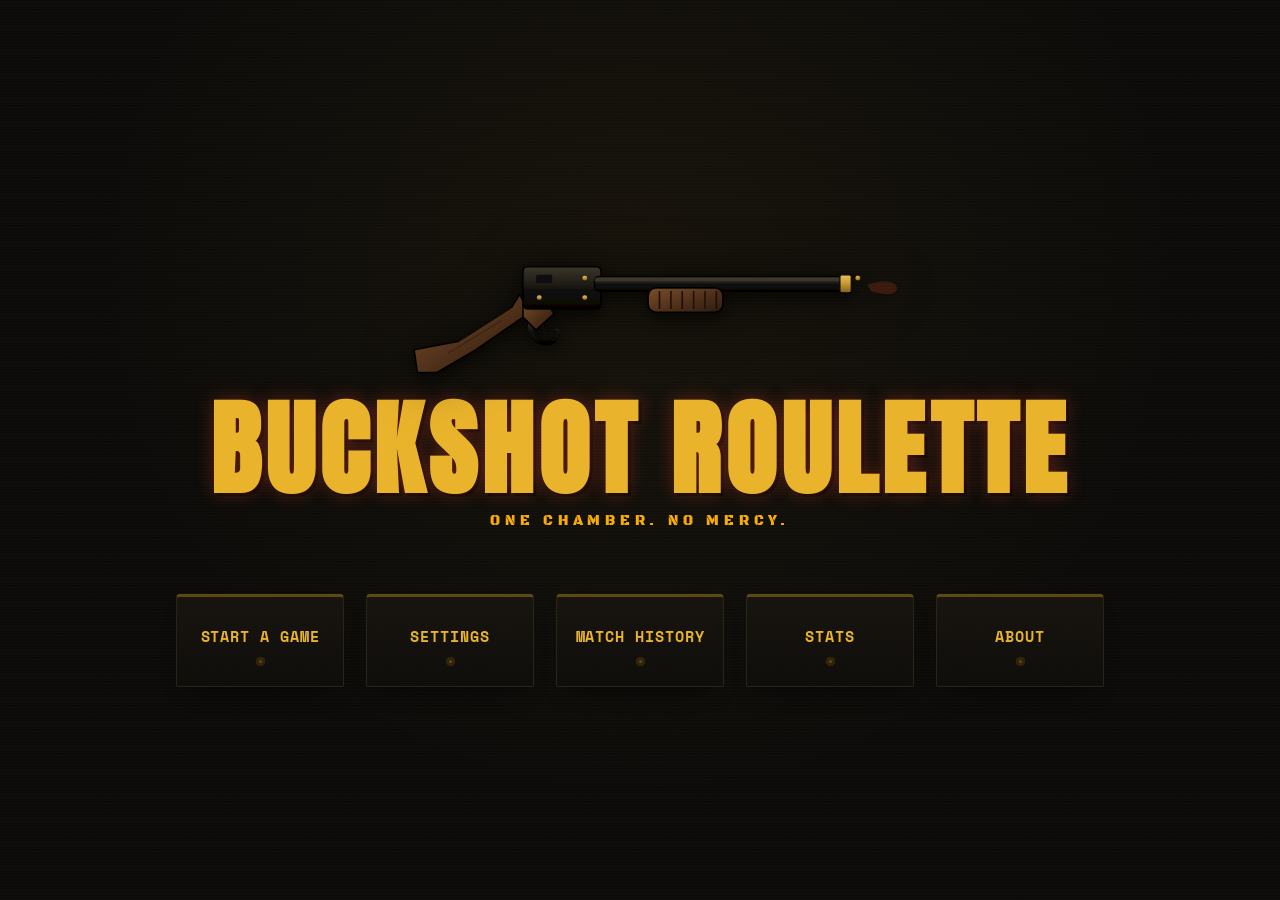
<file: index.html>
<!DOCTYPE html>
<html lang="en">

<head>
    <meta charset="UTF-8">
    <meta name="viewport" content="width=device-width, initial-scale=1.0">
    <title>Buckshot Roulette</title>
    <link rel="icon" type="image/png" href="Assets/Icons/home.png">
    <link rel="stylesheet" href="CSS/styles.css">
</head>

<body>
    <div class="hero">
        <img src="Assets/shotgun.svg" alt="" class="shotgun-art">
        <h1>Buckshot Roulette</h1>
        <p class="tagline">One chamber. No mercy.</p>
    </div>
    <nav>
        <ul>
            <li><a href="game.html">Start a Game</a></li>
            <li><a href="settings.html">Settings</a></li>
            <li><a href="history.html">Match History</a></li>
            <li><a href="stats.html">Stats</a></li>
            <li><a href="about.html">About</a></li>
        </ul>
    </nav>
</body>

</html>
</file>
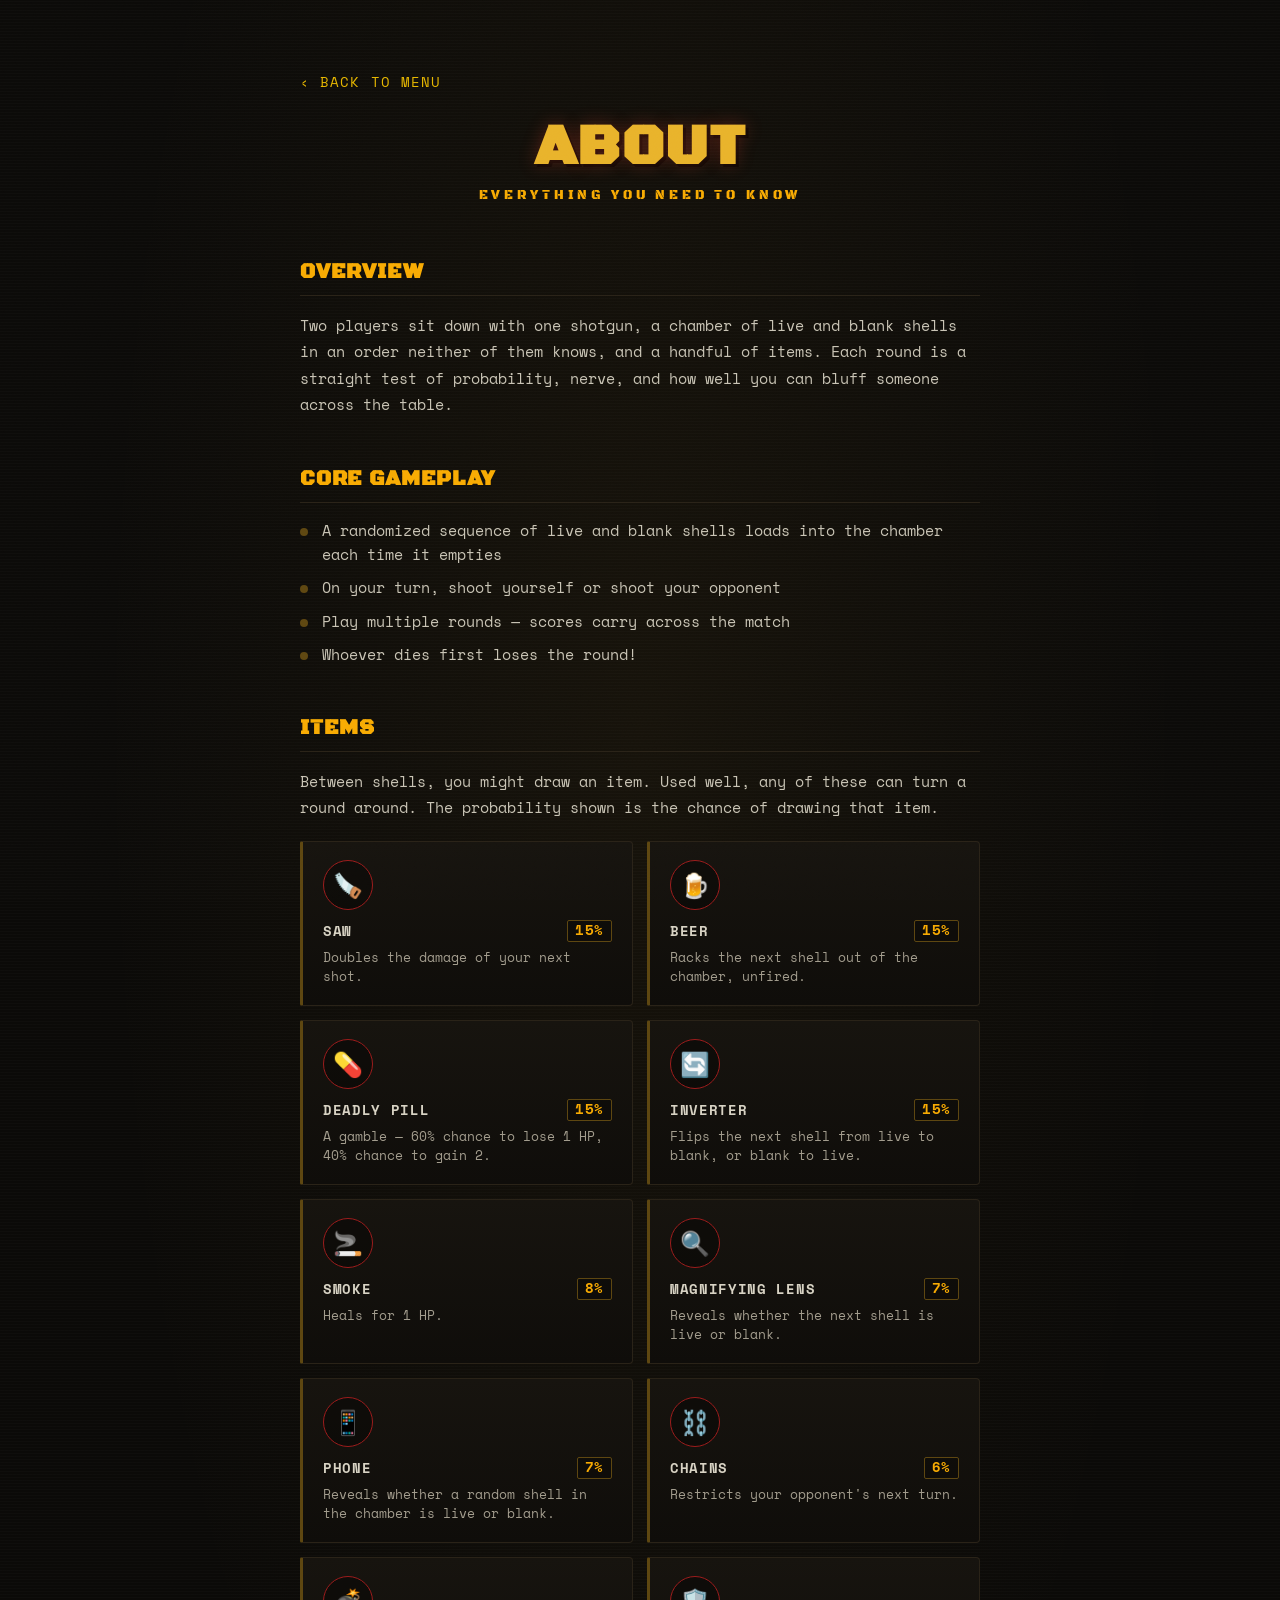
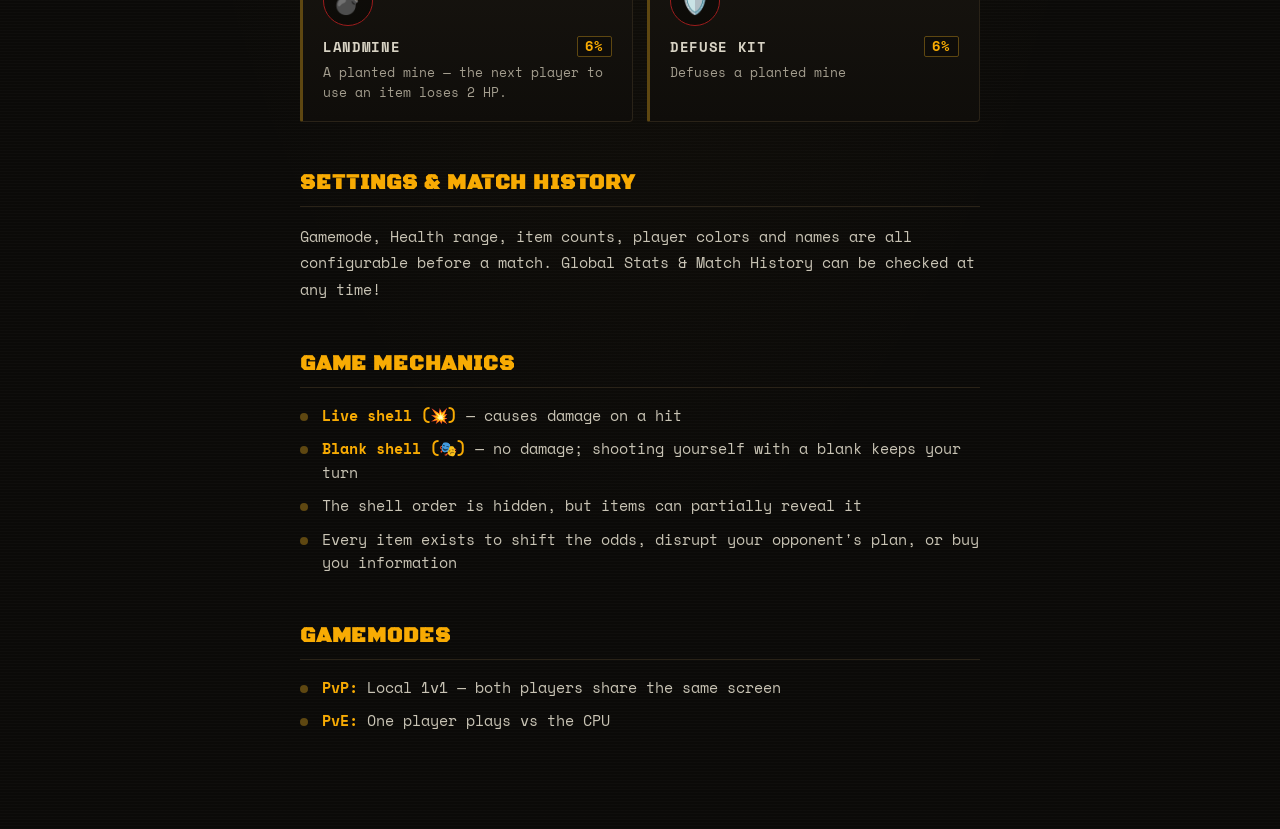
<file: about.html>
<!DOCTYPE html>
<html lang="en">

<head>
    <meta charset="UTF-8">
    <meta name="viewport" content="width=device-width, initial-scale=1.0">
    <title>About — Buckshot Roulette</title>
    <link rel="icon" type="image/svg+xml" href="Assets/Icons/about.svg">
    <link rel="stylesheet" href="CSS/styles.css">
    <link rel="stylesheet" href="CSS/about.css">
</head>

<body>

    <header class="page-header">
        <a href="index.html" class="back-link">‹ Back to menu</a>
        <h1 class="page-title">About</h1>
        <p class="tagline">Everything You Need to Know</p>
    </header>

    <main class="content">

        <section class="content-section">
            <h2>Overview</h2>
            <p>
                Two players sit down with one shotgun, a chamber of live and blank
                shells in an order neither of them knows, and a handful of items.
                Each round is a straight test of probability, nerve, and how well you can bluff someone across the
                table.
            </p>
        </section>

        <section class="content-section">
            <h2>Core Gameplay</h2>
            <ul class="plain-list">
                <li>A randomized sequence of live and blank shells loads into the chamber each time it empties</li>
                <li>On your turn, shoot yourself or shoot your opponent</li>
                <li>Play multiple rounds — scores carry across the match</li>
                <li>Whoever dies first loses the round!</li>
            </ul>
        </section>

        <section class="content-section">
            <h2>Items</h2>
            <p>
                Between shells, you might draw an item. Used well, any of these can turn a round around.
                The probability shown is the chance of drawing that item.
            </p>

            <div class="item-grid">

                <div class="item-card">
                    <span class="item-icon" aria-hidden="true">🪚</span>
                    <div class="item-card-header">
                        <h3>Saw</h3>
                        <span class="item-probability">15%</span>
                    </div>
                    <p>Doubles the damage of your next shot.</p>
                </div>

                <div class="item-card">
                    <span class="item-icon" aria-hidden="true">🍺</span>
                    <div class="item-card-header">
                        <h3>Beer</h3>
                        <span class="item-probability">15%</span>
                    </div>
                    <p>Racks the next shell out of the chamber, unfired.</p>
                </div>

                <div class="item-card">
                    <span class="item-icon" aria-hidden="true">💊</span>
                    <div class="item-card-header">
                        <h3>Deadly Pill</h3>
                        <span class="item-probability">15%</span>
                    </div>
                    <p>A gamble — 60% chance to lose 1 HP, 40% chance to gain 2.</p>
                </div>

                <div class="item-card">
                    <span class="item-icon" aria-hidden="true">🔄</span>
                    <div class="item-card-header">
                        <h3>Inverter</h3>
                        <span class="item-probability">15%</span>
                    </div>
                    <p>Flips the next shell from live to blank, or blank to live.</p>
                </div>


                <div class="item-card">
                    <span class="item-icon" aria-hidden="true">🚬</span>
                    <div class="item-card-header">
                        <h3>Smoke</h3>
                        <span class="item-probability">8%</span>
                    </div>
                    <p>Heals for 1 HP.</p>
                </div>

                <div class="item-card">
                    <span class="item-icon" aria-hidden="true">🔍</span>
                    <div class="item-card-header">
                        <h3>Magnifying Lens</h3>
                        <span class="item-probability">7%</span>
                    </div>
                    <p>Reveals whether the next shell is live or blank.</p>
                </div>

                <div class="item-card">
                    <span class="item-icon" aria-hidden="true">📱</span>
                    <div class="item-card-header">
                        <h3>Phone</h3>
                        <span class="item-probability">7%</span>
                    </div>
                    <p>Reveals whether a random shell in the chamber is live or blank.</p>
                </div>

                <div class="item-card">
                    <span class="item-icon" aria-hidden="true">⛓️</span>
                    <div class="item-card-header">
                        <h3>Chains</h3>
                        <span class="item-probability">6%</span>
                    </div>
                    <p>Restricts your opponent's next turn.</p>
                </div>

                <div class="item-card">
                    <span class="item-icon" aria-hidden="true">💣</span>
                    <div class="item-card-header">
                        <h3>Landmine</h3>
                        <span class="item-probability">6%</span>
                    </div>
                    <p>A planted mine — the next player to use an item loses 2 HP.</p>
                </div>

                <div class="item-card">
                    <span class="item-icon" aria-hidden="true">🛡️</span>
                    <div class="item-card-header">
                        <h3>Defuse Kit</h3>
                        <span class="item-probability">6%</span>
                    </div>
                    <p>Defuses a planted mine</p>
                </div>
            </div>
        </section>

        <section class="content-section">
            <h2>Settings &amp; Match History</h2>
            <p>
                Gamemode, Health range, item counts, player colors and names are all configurable
                before a match. Global Stats &amp; Match History can be checked at any time!
            </p>
        </section>

        <section class="content-section">
            <h2>Game Mechanics</h2>
            <ul class="plain-list">
                <li><strong>Live shell (💥)</strong> — causes damage on a hit</li>
                <li><strong>Blank shell (🎭)</strong> — no damage; shooting yourself with a blank keeps your turn</li>
                <li>The shell order is hidden, but items can partially reveal it</li>
                <li>Every item exists to shift the odds, disrupt your opponent's plan, or buy you information</li>
            </ul>
        </section>

        <section class="content-section">
            <h2>Gamemodes</h2>
            <ul class="plain-list">
                <li><strong>PvP:</strong> Local 1v1 — both players share the same screen</li>
                <li><strong>PvE:</strong> One player plays vs the CPU</li>
            </ul>
        </section>

    </main>

</body>

</html>
</file>
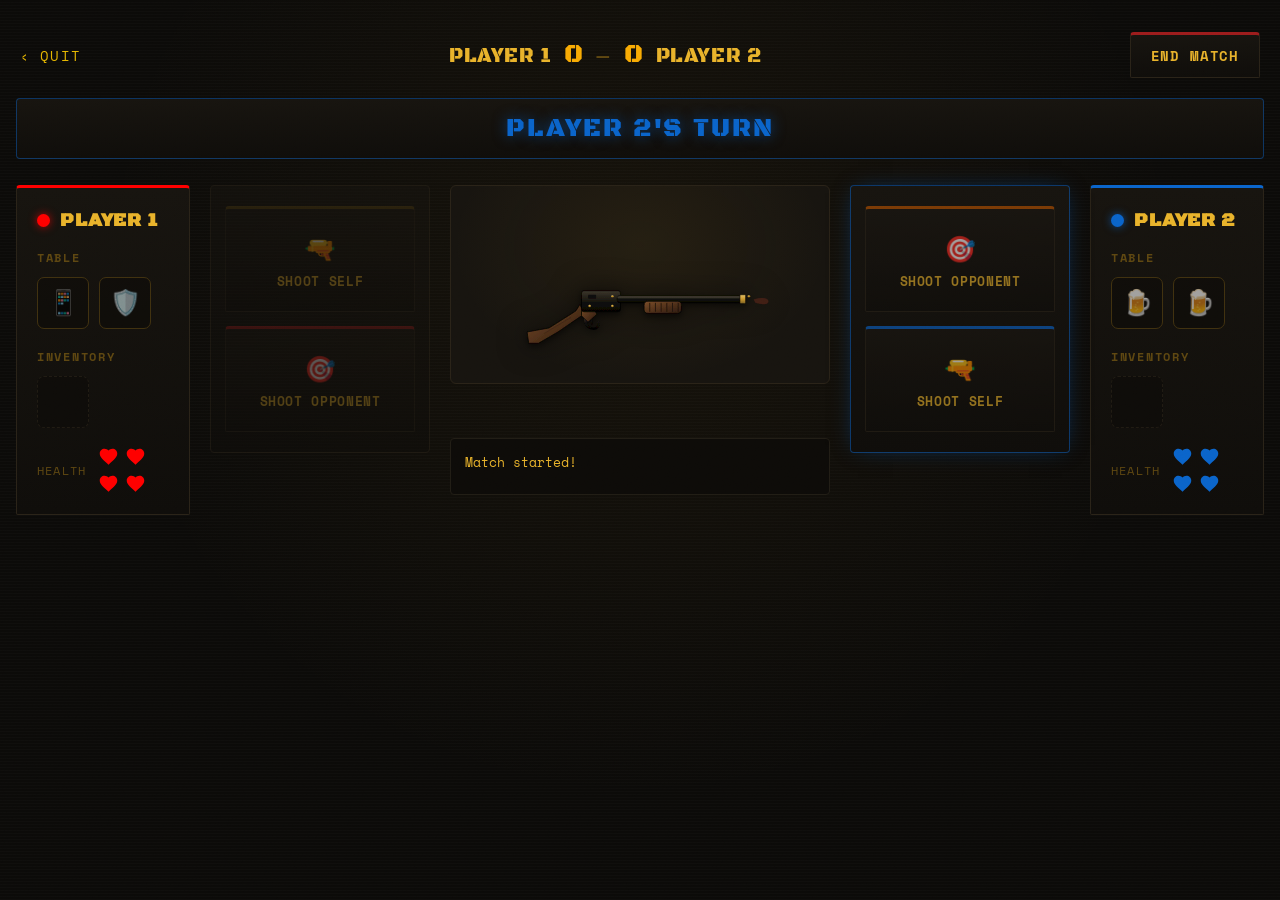
<file: game.html>
<!DOCTYPE html>
<html lang="en">

<head>
    <meta charset="UTF-8">
    <meta name="viewport" content="width=device-width, initial-scale=1.0">
    <link rel="icon" type="image/svg+xml" href="Assets/Icons/game.svg">
    <link rel="stylesheet" href="CSS/styles.css">
    <link rel="stylesheet" href="CSS/game.css">
    <title>Match - Buckshot Roulette</title>
    <script type="module" src="JS/game.js"></script>
</head>

<body>

    <header class="match-header">
        <a href="index.html" class="back-link" id="quitLink">‹ Quit</a>

        <div class="scoreboard">
            <span class="score-name" id="scoreP1Name">P1</span>
            <span class="score-val" id="scoreP1Val">0</span>
            <span class="score-sep">—</span>
            <span class="score-val" id="scoreP2Val">0</span>
            <span class="score-name" id="scoreP2Name">P2</span>
        </div>

        <button type="button" id="endMatchBtn" class="end-match-btn">End Match</button>
    </header>

    <div id="turnBanner" class="turn-banner">Loading…</div>

    <main class="board">

        <!-- ============ PLAYER 1 ============ -->
        <section class="player-column" id="p1Column" data-player="p1">
            <div class="player-heading">
                <span class="player-dot" id="p1Dot"></span>
                <h2 id="p1NameLabel">Player 1</h2>
            </div>

            <div class="panel table-panel">
                <h3>Table</h3>
                <div class="item-grid" id="p1Table"></div>
            </div>

            <div class="panel inventory-panel">
                <h3>Inventory</h3>
                <div class="item-grid" id="p1Inventory"></div>
            </div>

            <div class="health-panel">
                <span class="health-label">Health</span>
                <div class="health-pips" id="p1Health"></div>
            </div>
        </section>

        <!-- ============ PLAYER 1 ACTIONS ============ -->
        <section class="actions-panel" id="p1Actions" data-player="p1">
            <span class="chained-badge">⛓️ Chained</span>
            <button type="button" class="action-btn shoot-self" id="p1ShootSelf">
                <span class="action-icon">🔫</span> Shoot Self
            </button>
            <button type="button" class="action-btn shoot-opponent" id="p1ShootOpponent">
                <span class="action-icon">🎯</span> Shoot Opponent
            </button>
        </section>

        <!-- ============ CENTER ============ -->
        <section class="center-column">
            <div class="chamber-wrap">
                <div class="chamber-pips" id="chamberPips"></div>
                <div class="shotgun-aim" id="shotgunAim">
                    <img src="Assets/shotgun.svg" alt="" class="center-shotgun" id="shotgunArt">
                </div>
            </div>

            <div class="landmine-badge" id="landmineBadge">
                💣 Landmine Armed
            </div>

            <div class="reveal-banner" id="revealBanner"></div>

            <div class="replace-banner" id="replaceBanner" hidden>
                <span id="replaceText">Inventory full — choose an item to replace</span>
                <button type="button" id="cancelReplaceBtn">Cancel</button>
            </div>

            <ul class="log-feed" id="logFeed"></ul>
        </section>

        <!-- ============ PLAYER 2 ACTIONS ============ -->
        <section class="actions-panel" id="p2Actions" data-player="p2">
            <span class="chained-badge">⛓️ Chained</span>
            <button type="button" class="action-btn shoot-opponent" id="p2ShootOpponent">
                <span class="action-icon">🎯</span> Shoot Opponent
            </button>
            <button type="button" class="action-btn shoot-self" id="p2ShootSelf">
                <span class="action-icon">🔫</span> Shoot Self
            </button>
        </section>

        <!-- ============ PLAYER 2 ============ -->
        <section class="player-column" id="p2Column" data-player="p2">
            <div class="player-heading">
                <h2 id="p2NameLabel">Player 2</h2>
                <span class="cpu-badge" id="cpuBadge" hidden>🤖 AI</span>
                <span class="player-dot" id="p2Dot"></span>
            </div>

            <div class="panel table-panel">
                <h3>Table</h3>
                <div class="item-grid" id="p2Table"></div>
            </div>

            <div class="panel inventory-panel">
                <h3>Inventory</h3>
                <div class="item-grid" id="p2Inventory"></div>
            </div>

            <div class="health-panel">
                <span class="health-label">Health</span>
                <div class="health-pips" id="p2Health"></div>
            </div>
        </section>

    </main>

    <!-- ============ ROUND OVER ============ -->
    <div class="overlay" id="roundOverOverlay" hidden>
        <div class="overlay-card">
            <h2 id="roundOverTitle">Round Over</h2>
            <p id="roundOverText"></p>
            <button type="button" id="nextRoundBtn">Next Round</button>
        </div>
    </div>

    <!-- ============ MATCH OVER ============ -->
    <div class="overlay" id="matchOverOverlay" hidden>
        <div class="overlay-card">
            <h2>Match Saved</h2>
            <p id="matchOverText"></p>
            <div class="overlay-actions">
                <button type="button" id="playAgainBtn">Play Again</button>
                <a href="index.html" class="overlay-link">Back to Menu</a>
            </div>
        </div>
    </div>



</body>

</html>
</file>
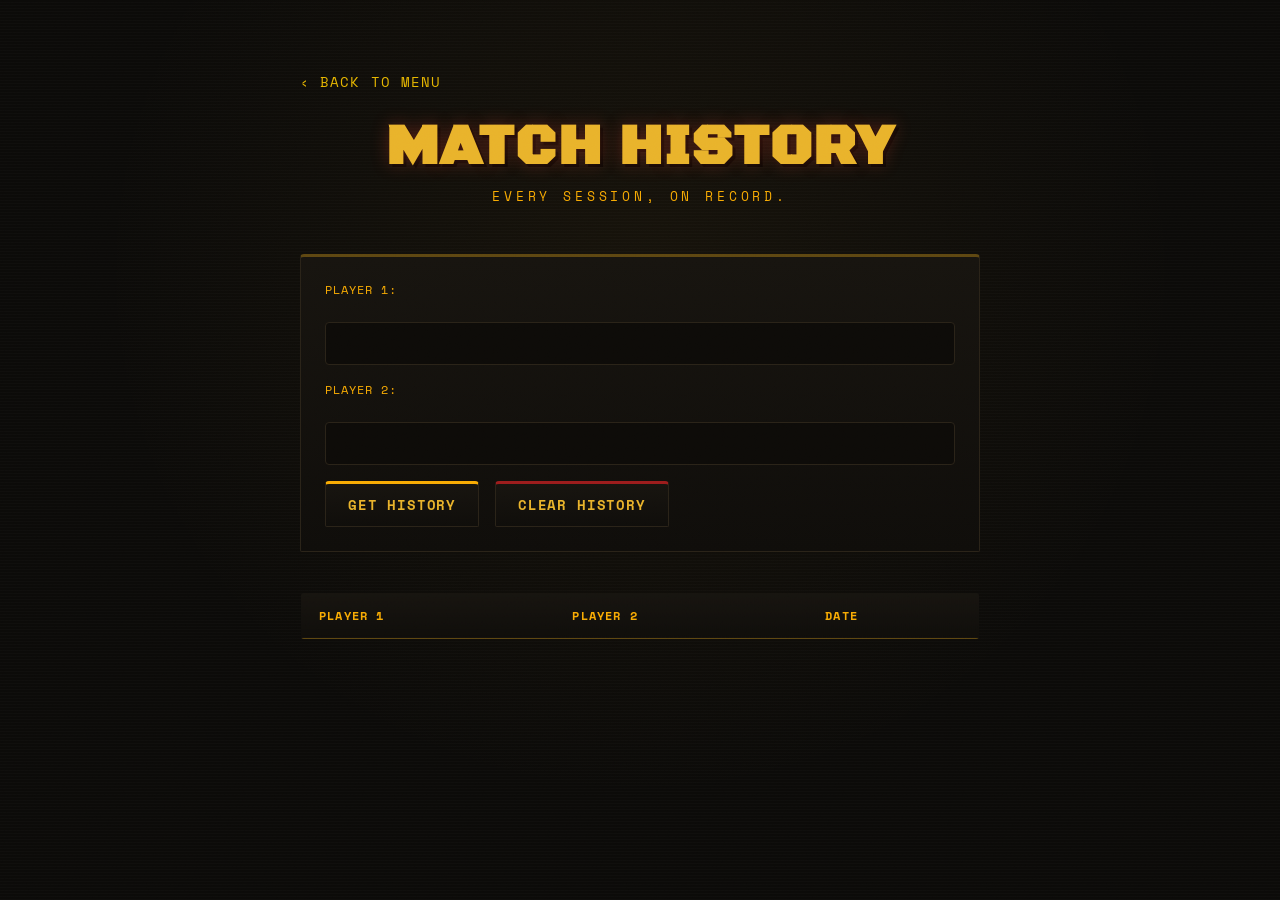
<file: history.html>
<!DOCTYPE html>
<html lang="en">

<head>
    <meta charset="UTF-8">
    <meta name="viewport" content="width=device-width, initial-scale=1.0">
    <title>History - Buckshot Roulette</title>
    <link rel="icon" type="image/svg+xml" href="Assets/Icons/history.svg">
    <link rel="stylesheet" href="CSS/styles.css">
    <link rel="stylesheet" href="CSS/history.css">
    <script type="module" src="JS/history.js"></script>
</head>

<body>

    <header class="page-header">
        <a href="index.html" class="back-link">‹ Back to menu</a>
        <h1 class="page-title">Match History</h1>
        <p class="tagline">Every session, on record.</p>
    </header>

    <main class="content">

        <form id="historyForm">
            <p id="ErrorMessage"></p>

            <label for="p1">Player 1:</label>
            <input type="text" id="p1" name="p1">

            <label for="p2">Player 2:</label>
            <input type="text" id="p2" name="p2">

            <button type="submit">Get History</button>
            <button type="button" id="clearHistoryBtn">Clear History</button>
        </form>

        <table id="matchHistory">
            <thead>
                <tr>
                    <th id="p1Header">Player 1</th>
                    <th id="p2Header">Player 2</th>
                    <th>Date</th>
                </tr>
            </thead>
            <tbody id="matchHistoryBody"></tbody>
        </table>

    </main>

</body>

</html>
</file>
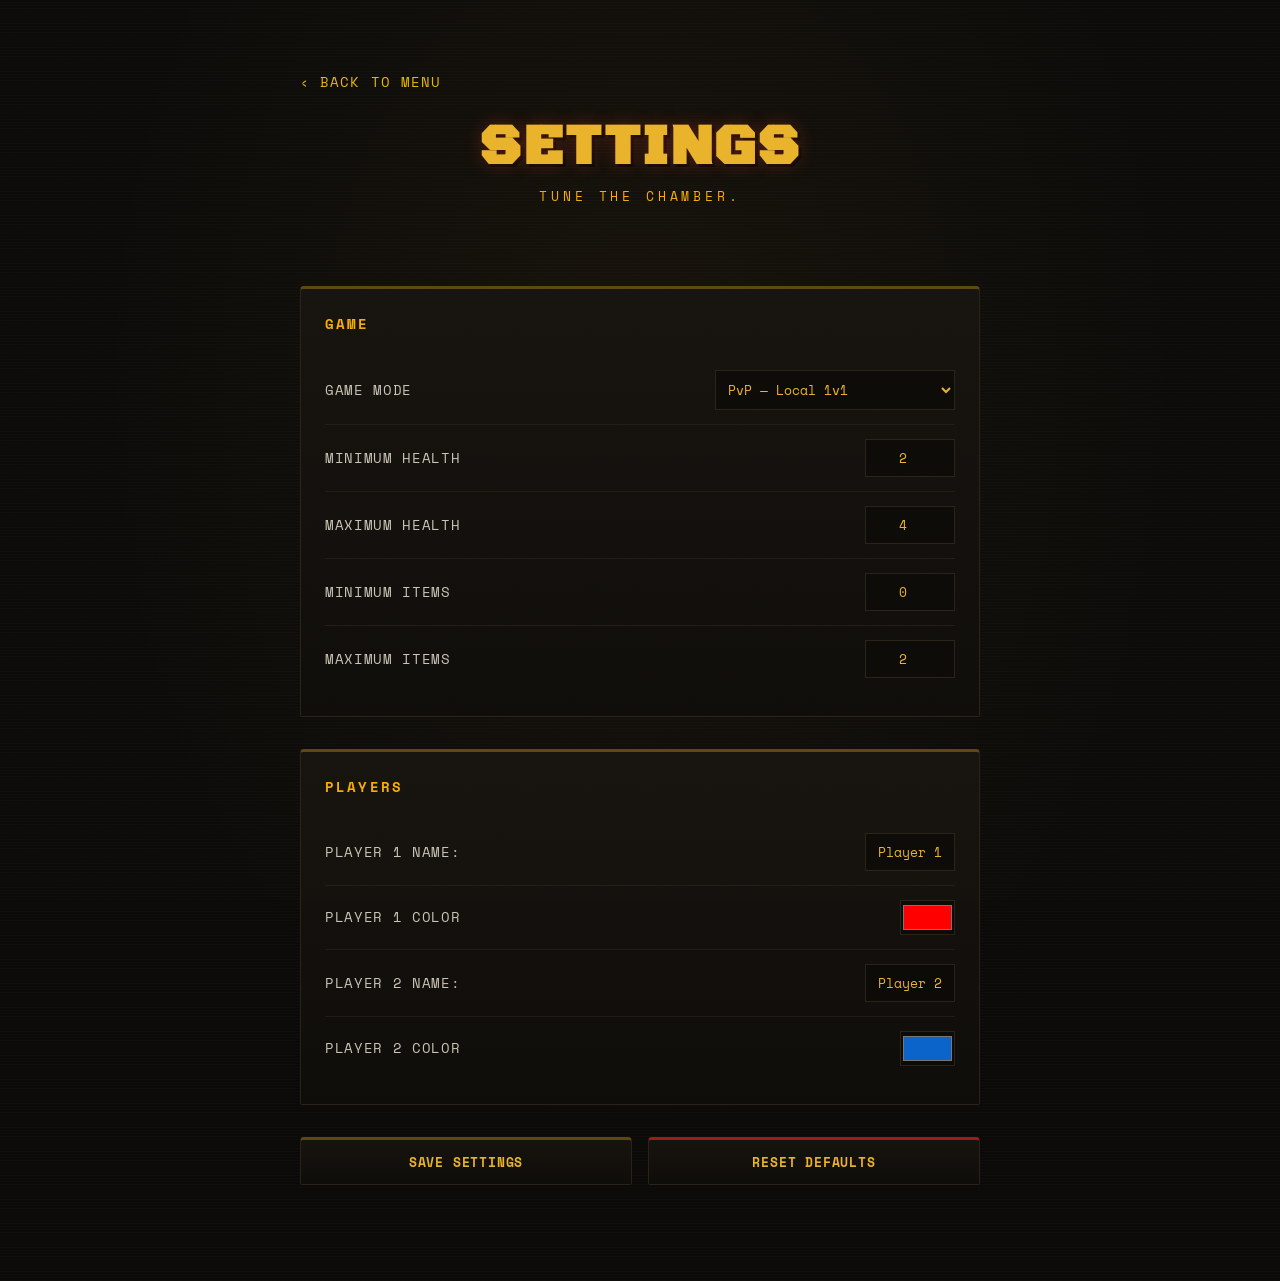
<file: settings.html>
<!DOCTYPE html>
<html lang="en">

<head>
    <meta charset="UTF-8">
    <meta name="viewport" content="width=device-width, initial-scale=1.0">
    <title>Settings - Buckshot Roulette</title>

    <link rel="icon" type="image/svg+xml" href="Assets/Icons/settings.svg">
    <link rel="stylesheet" href="CSS/styles.css">
    <link rel="stylesheet" href="CSS/settings.css">

    <script type="module" src="JS/settings.js"></script>
</head>

<body>

    <header class="page-header">
        <a href="index.html" class="back-link">‹ Back to menu</a>

        <h1 class="page-title">Settings</h1>

        <p class="tagline">Tune the chamber.</p>
    </header>


    <main class="content">
        <p id="errorMessage"></p>
        <section class="settings-section">
            <h2>Game</h2>

            <div class="setting-row">
                <label for="gameMode">
                    Game Mode
                </label>
                <select id="gameMode">
                    <option value="PvP">PvP — Local 1v1</option>
                    <option value="PvE">PvE — vs The Dealer (AI)</option>
                </select>
            </div>

            <div class="setting-row">
                <label for="minHealth">
                    Minimum Health
                </label>
                <input type="number" id="minHealth" min="1">
            </div>

            <div class="setting-row">

                <label for="maxHealth">
                    Maximum Health
                </label>

                <input type="number" id="maxHealth" min="1">
            </div>

            <div class="setting-row">

                <label for="minItems">
                    Minimum Items
                </label>
                <input type="number" id="minItems" min="0">
            </div>

            <div class="setting-row">
                <label for="maxItems">
                    Maximum Items
                </label>
                <input type="number" id="maxItems" min="0">
            </div>


        </section>

        <section class="settings-section">

            <h2>Players</h2>

            <div class="setting-row">

                <label for="p1Name">
                    Player 1 Name:
                </label>
                <input type="text" id="p1Name">
            </div>


            <div class="setting-row">

                <label for="p1Color">
                    Player 1 Color
                </label>

                <input type="color" id="p1Color">
            </div>


            <div class="setting-row">

                <label for="p2Name">
                    Player 2 Name:
                </label>
                <input type="text" id="p2Name">
            </div>

            <div class="setting-row">

                <label for="p2Color">
                    Player 2 Color
                </label>
                <input type="color" id="p2Color">
            </div>
        </section>

        <section class="settings-actions">
            <button id="saveSettingsBtn">
                Save Settings
            </button>

            <button id="resetSettingsBtn">
                Reset Defaults
            </button>

        </section>

    </main>

</body>

</html>
</file>
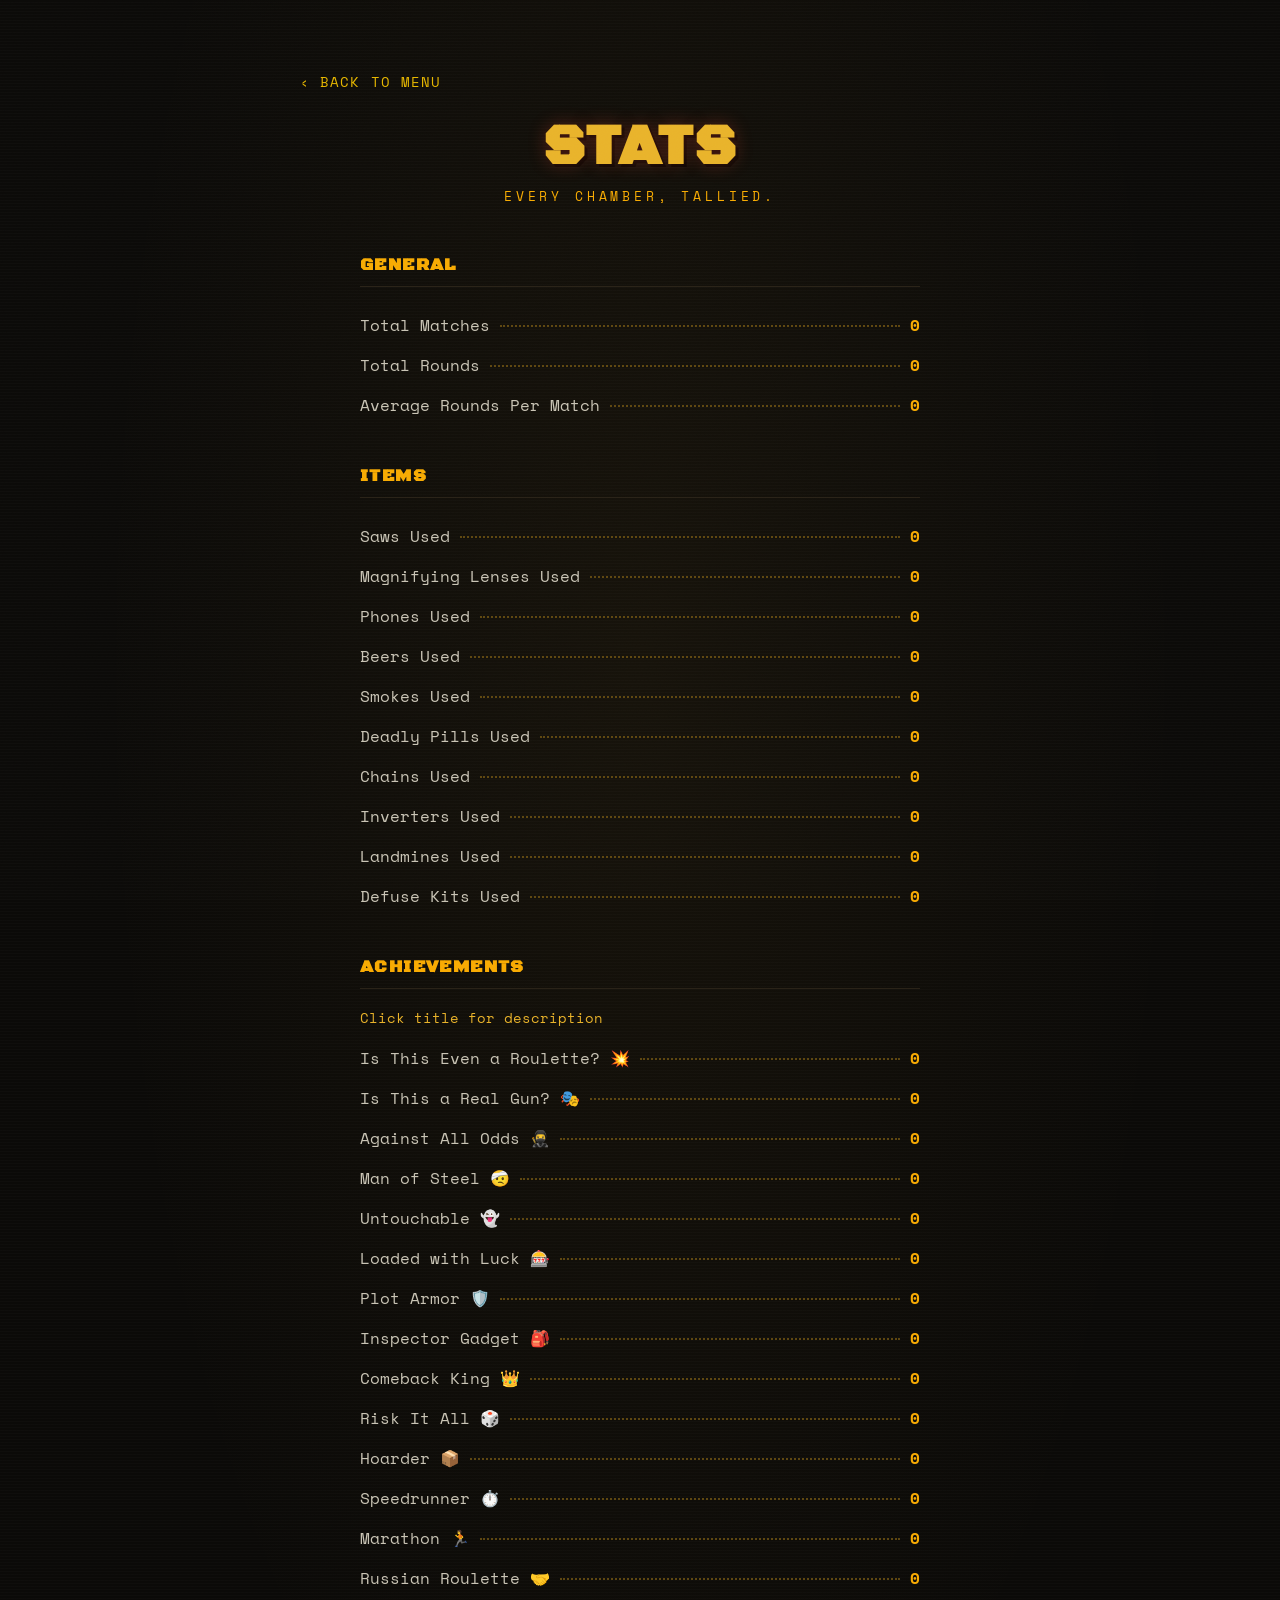
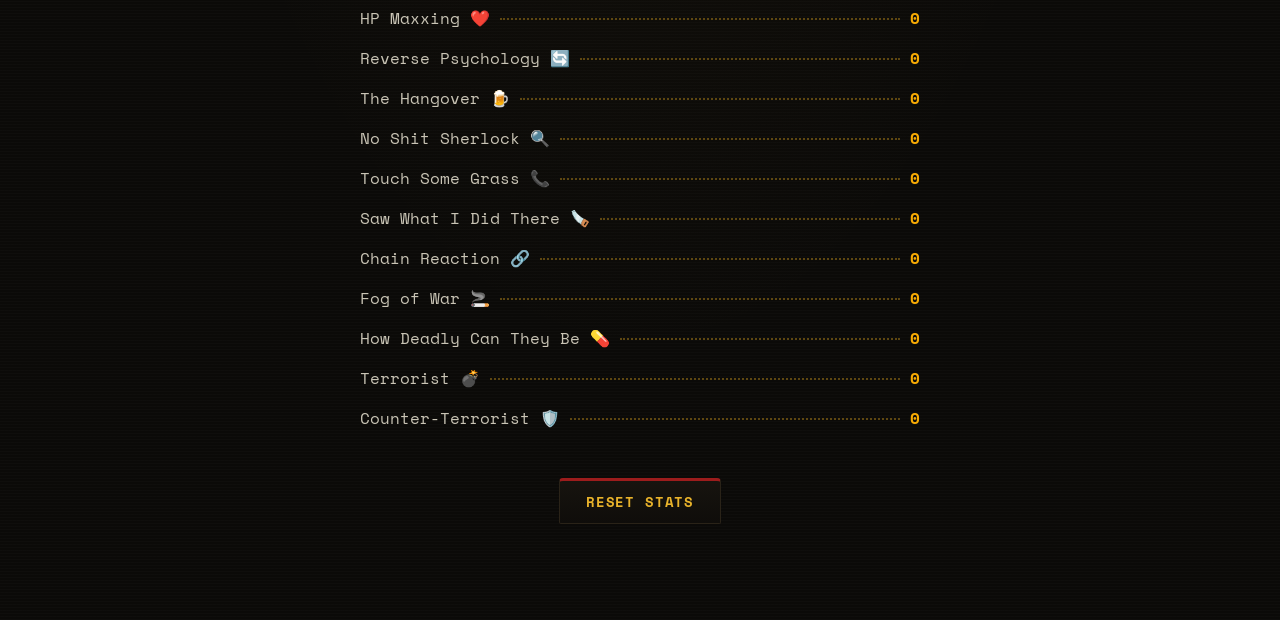
<file: stats.html>
<!DOCTYPE html>
<html lang="en">

<head>
    <meta charset="UTF-8">
    <meta name="viewport" content="width=device-width, initial-scale=1.0">
    <title>Stats - Buckshot Roulette</title>
    <link rel="icon" type="image/svg+xml" href="Assets/Icons/stats.svg">
    <link rel="stylesheet" href="CSS/styles.css">
    <link rel="stylesheet" href="CSS/stats.css">
    <script type="module" src="JS/stats.js"></script>
</head>

<body>

    <header class="page-header">
        <a href="index.html" class="back-link">‹ Back to menu</a>
        <h1 class="page-title">Stats</h1>
        <p class="tagline">Every chamber, tallied.</p>
    </header>

    <main class="content">

        <section class="stat-section">
            <h2>General</h2>

            <div class="stat-row">
                <span class="label">Total Matches</span>
                <span class="leader"></span>
                <span class="value" id="totalMatches">—</span>
            </div>

            <div class="stat-row">
                <span class="label">Total Rounds</span>
                <span class="leader"></span>
                <span class="value" id="totalRounds">—</span>
            </div>

            <div class="stat-row">
                <span class="label">Average Rounds Per Match</span>
                <span class="leader"></span>
                <span class="value" id="roundsPerMatch">—</span>
            </div>
        </section>

        <section class="stat-section">
            <h2>Items</h2>

            <div class="stat-row">
                <span class="label">Saws Used</span>
                <span class="leader"></span>
                <span class="value" id="sawsUsed">—</span>
            </div>

            <div class="stat-row">
                <span class="label">Magnifying Lenses Used</span>
                <span class="leader"></span>
                <span class="value" id="magnifyingLensesUsed">—</span>
            </div>

            <div class="stat-row">
                <span class="label">Phones Used</span>
                <span class="leader"></span>
                <span class="value" id="phonesUsed">—</span>
            </div>

            <div class="stat-row">
                <span class="label">Beers Used</span>
                <span class="leader"></span>
                <span class="value" id="beersUsed">—</span>
            </div>

            <div class="stat-row">
                <span class="label">Smokes Used</span>
                <span class="leader"></span>
                <span class="value" id="smokesUsed">—</span>
            </div>

            <div class="stat-row">
                <span class="label">Deadly Pills Used</span>
                <span class="leader"></span>
                <span class="value" id="deadlyPillsUsed">—</span>
            </div>

            <div class="stat-row">
                <span class="label">Chains Used</span>
                <span class="leader"></span>
                <span class="value" id="chainsUsed">—</span>
            </div>

            <div class="stat-row">
                <span class="label">Inverters Used</span>
                <span class="leader"></span>
                <span class="value" id="invertersUsed">—</span>
            </div>

            <div class="stat-row">
                <span class="label">Landmines Used</span>
                <span class="leader"></span>
                <span class="value" id="landminesUsed">—</span>
            </div>

            <div class="stat-row">
                <span class="label">Defuse Kits Used</span>
                <span class="leader"></span>
                <span class="value" id="defuseKitsUsed">—</span>
            </div>
        </section>

        <section class="stat-section" id="achievementsSection">
            <h2>Achievements</h2>

            <p class="tagline">Click title for description</p>
            <div class="stat-row">
                <span class="label" id="liveStreakLabel">Is This Even a Roulette? 💥</span>
                <span class="leader"></span>
                <span class="value" id="longestLiveStreak">—</span>
            </div>

            <div class="stat-row">
                <span class="label" id="blankStreakLabel">Is This a Real Gun? 🎭</span>
                <span class="leader"></span>
                <span class="value" id="longestBlankStreak">—</span>
            </div>

            <div class="stat-row">
                <span class="label" id="closestCallLabel">Against All Odds 🥷</span>
                <span class="leader"></span>
                <span class="value" id="closestCall">—</span>
            </div>

            <div class="stat-row">
                <span class="label" id="mostDamageSurvivedLabel">Man of Steel 🤕</span>
                <span class="leader"></span>
                <span class="value" id="mostDamageSurvived">—</span>
            </div>

            <div class="stat-row">
                <span class="label" id="leastDamageSurvivedLabel">Untouchable 👻</span>
                <span class="leader"></span>
                <span class="value" id="leastDamageSurvived">—</span>
            </div>

            <div class="stat-row">
                <span class="label" id="mostConsecutiveSelfShotsLabel">Loaded with Luck 🎰</span>
                <span class="leader"></span>
                <span class="value" id="consecutiveSelfShots">—</span>
            </div>

            <div class="stat-row">
                <span class="label" id="longestTurnsOn1HPLabel">Plot Armor 🛡️</span>
                <span class="leader"></span>
                <span class="value" id="longestTurnsOn1HP">—</span>
            </div>

            <div class="stat-row">
                <span class="label" id="mostItemsInARoundLabel">Inspector Gadget 🎒</span>
                <span class="leader"></span>
                <span class="value" id="mostItemsInARound">—</span>
            </div>

            <div class="stat-row">
                <span class="label" id="biggestHPDeficitOvercomeLabel">Comeback King 👑</span>
                <span class="leader"></span>
                <span class="value" id="biggestHPDeficitOvercome">—</span>
            </div>

            <div class="stat-row">
                <span class="label" id="consecutiveTurnsNoItemLabel">Risk It All 🎲</span>
                <span class="leader"></span>
                <span class="value" id="consecutiveTurnsNoItem">—</span>
            </div>

            <div class="stat-row">
                <span class="label" id="mostItemsHeldLabel">Hoarder 📦</span>
                <span class="leader"></span>
                <span class="value" id="mostItemsHeld">—</span>
            </div>

            <div class="stat-row">
                <span class="label" id="fastestRoundLabel">Speedrunner ⏱️</span>
                <span class="leader"></span>
                <span class="value" id="fastestRound">—</span>
            </div>

            <div class="stat-row">
                <span class="label" id="slowestRoundLabel">Marathon 🏃</span>
                <span class="leader"></span>
                <span class="value" id="slowestRound">—</span>
            </div>

            <div class="stat-row">
                <span class="label" id="mostConsecutiveNoCheckLabel">Russian Roulette 🤝</span>
                <span class="leader"></span>
                <span class="value" id="mostConsecutiveNoCheck">—</span>
            </div>

            <div class="stat-row">
                <span class="label" id="mostHealingLabel">HP Maxxing ❤️</span>
                <span class="leader"></span>
                <span class="value" id="mostHealing">—</span>
            </div>

            <div class="stat-row">
                <span class="label" id="mostInvertedUsesLabel">Reverse Psychology 🔄</span>
                <span class="leader"></span>
                <span class="value" id="mostInvertedUses">—</span>
            </div>

            <div class="stat-row">
                <span class="label" id="mostBeerUsesLabel">The Hangover 🍺</span>
                <span class="leader"></span>
                <span class="value" id="mostBeerUses">—</span>
            </div>

            <div class="stat-row">
                <span class="label" id="mostLensUsesLabel">No Shit Sherlock 🔍</span>
                <span class="leader"></span>
                <span class="value" id="mostLensUses">—</span>
            </div>

            <div class="stat-row">
                <span class="label" id="mostPhoneUsesLabel">Touch Some Grass 📞</span>
                <span class="leader"></span>
                <span class="value" id="mostPhoneUses">—</span>
            </div>

            <div class="stat-row">
                <span class="label" id="mostSawUsesLabel">Saw What I Did There 🪚</span>
                <span class="leader"></span>
                <span class="value" id="mostSawUses">—</span>
            </div>

            <div class="stat-row">
                <span class="label" id="mostChainUsesLabel">Chain Reaction 🔗</span>
                <span class="leader"></span>
                <span class="value" id="mostChainUses">—</span>
            </div>

            <div class="stat-row">
                <span class="label" id="mostSmokeUsesLabel">Fog of War 🚬</span>
                <span class="leader"></span>
                <span class="value" id="mostSmokeUses">—</span>
            </div>

            <div class="stat-row">
                <span class="label" id="mostDeadlyPillUsesLabel">How Deadly Can They Be 💊</span>
                <span class="leader"></span>
                <span class="value" id="mostDeadlyPillUses">—</span>
            </div>

            <div class="stat-row">
                <span class="label" id="mostLandmineUsesLabel">Terrorist 💣</span>
                <span class="leader"></span>
                <span class="value" id="mostLandmineUses">—</span>
            </div>

            <div class="stat-row">
                <span class="label" id="mostDefuseKitUsesLabel">Counter-Terrorist 🛡️</span>
                <span class="leader"></span>
                <span class="value" id="mostDefuseKitUses">—</span>
            </div>

        </section>

        <button type="button" id="resetStatsBtn">Reset Stats</button>

    </main>

</body>

</html>
</file>
<file: CSS/styles.css>
@import url('https://fonts.googleapis.com/css2?family=Anton&family=Black+Ops+One&family=Space+Mono:wght@400;700&display=swap');

:root {
    --void: #0b0a08;
    --panel: #17140f;
    --brass: #f8ab03;
    --brass-dim: #5e4711;
    --blood: #9c1c1c;
    --blood-hot: #be5500;
    --bone: #e9b32b;
}

* {
    box-sizing: border-box;
    margin: 0;
    padding: 0;
}

html {
    background: var(--void);
}

body {
    min-height: 100vh;
    display: flex;
    flex-direction: column;
    align-items: center;
    justify-content: center;
    gap: 64px;

    background:
        radial-gradient(ellipse at 50% 30%, rgba(201, 150, 44, 0.06), transparent 60%),
        repeating-linear-gradient(0deg, rgba(255, 255, 255, 0.015) 0px, rgba(255, 255, 255, 0.015) 1px, transparent 1px, transparent 3px),
        var(--void);

    color: var(--bone);
    font-family: 'Space Mono', monospace;
    overflow-x: hidden;
    position: relative;
}

/* film-grain overlay */
body::after {
    content: "";
    position: fixed;
    inset: 0;
    pointer-events: none;
    background-image: url("data:image/svg+xml,%3Csvg xmlns='http://www.w3.org/2000/svg' width='120' height='120'%3E%3Cfilter id='n'%3E%3CfeTurbulence type='fractalNoise' baseFrequency='0.9' numOctaves='2' stitchTiles='stitch'/%3E%3C/filter%3E%3Crect width='100%25' height='100%25' filter='url(%23n)' opacity='0.05'/%3E%3C/svg%3E");
    mix-blend-mode: overlay;
    z-index: 999;
}

.hero {
    position: relative;
    display: flex;
    flex-direction: column;
    align-items: center;
    text-align: center;
}

.hero::before {
    content: "";
    position: absolute;
    top: 50%;
    left: 50%;
    width: 340px;
    height: 340px;
    transform: translate(-50%, -55%);
    border-radius: 50%;
    border: 2px solid var(--brass-dim);
    box-shadow:
        inset 0 0 60px rgba(0, 0, 0, 0.8),
        0 0 40px rgba(201, 150, 44, 0.08);
    background:
        repeating-conic-gradient(var(--panel) 0deg 55deg,
            #0f0d0a 55deg 60deg);
    animation: cylinder-turn 40s linear infinite;
    z-index: -1;
}

.hero::after {
    content: "";
    position: absolute;
    top: 50%;
    left: 50%;
    width: 340px;
    height: 340px;
    transform: translate(-50%, -55%) rotate(15deg);
    border-radius: 50%;
    background-image:
        radial-gradient(circle 7px at 50% 8%, var(--blood-hot) 96%, transparent 100%),
        radial-gradient(circle 7px at 85% 27%, var(--brass) 96%, transparent 100%),
        radial-gradient(circle 7px at 85% 73%, var(--brass) 96%, transparent 100%),
        radial-gradient(circle 7px at 50% 92%, var(--brass) 96%, transparent 100%),
        radial-gradient(circle 7px at 15% 73%, var(--brass) 96%, transparent 100%),
        radial-gradient(circle 7px at 15% 27%, var(--brass) 96%, transparent 100%);
    filter: drop-shadow(0 0 6px rgba(226, 66, 42, 0.5));
    animation: cylinder-turn 40s linear infinite;
    z-index: -1;
}

@keyframes cylinder-turn {
    to {
        transform: translate(-50%, -55%) rotate(375deg);
    }
}

h1 {
    font-family: 'Anton', sans-serif;
    font-size: clamp(3rem, 9vw, 6.5rem);
    letter-spacing: 0.05em;
    text-transform: uppercase;
    line-height: 0.95;
    color: var(--bone);
    text-shadow:
        0 0 18px rgba(226, 66, 42, 0.35),
        3px 3px 0 rgba(0, 0, 0, 0.6);
}

.hero .tagline {
    margin-top: 14px;
    font-size: 0.85rem;
    font-family: 'Black Ops One', sans-serif;
    letter-spacing: 0.35em;
    text-transform: uppercase;
    color: var(--brass);
}

/* ============================================================
   NAV — four shells racked and ready. Each link is loaded like
   a round: brass base, primer dot, a hair-trigger hover state.
   ============================================================ */

nav ul {
    list-style: none;
    display: flex;
    flex-wrap: wrap;
    justify-content: center;
    gap: 22px;
}


nav a {
    position: relative;
    display: flex;
    flex-direction: column;
    align-items: center;
    gap: 10px;
    width: 168px;
    padding: 28px 16px 20px;

    background: linear-gradient(180deg, var(--panel), #0f0d0a);
    border: 1px solid #2a2318;
    border-top: 3px solid var(--brass-dim);
    border-radius: 4px 4px 2px 2px;

    color: var(--bone);
    text-decoration: none;
    font-family: 'Space Mono', monospace;
    font-weight: 700;
    font-size: 0.95rem;
    letter-spacing: 0.06em;
    text-transform: uppercase;
    text-align: center;

    box-shadow: 0 12px 24px -14px rgba(0, 0, 0, 0.9);
    transition: border-color 220ms ease, transform 160ms ease, box-shadow 220ms ease, background 220ms ease;
}



nav a::after {
    content: "";
    width: 9px;
    height: 9px;
    border-radius: 50%;
    background: var(--brass-dim);
    box-shadow: 0 0 0 3px rgba(0, 0, 0, 0.5) inset;
    transition: background 220ms ease, box-shadow 220ms ease;
}

nav a:hover,
nav a:focus-visible {
    border-top-color: var(--blood-hot);
    background: linear-gradient(180deg, #1e1712, #100c08);
    transform: translateY(-6px);
    box-shadow: 0 18px 30px -14px rgba(0, 0, 0, 0.95), 0 0 24px -4px rgba(226, 66, 42, 0.35);
    outline: none;
}

nav a:hover::after,
nav a:focus-visible::after {
    background: var(--blood-hot);
    box-shadow: 0 0 10px 2px rgba(226, 66, 42, 0.8);
}

nav a:active {
    transform: translateY(-2px) scale(0.97);
}

.shotgun-art {
    width: min(520px, 80vw);
    height: auto;
    margin-bottom: 8px;
    filter: drop-shadow(0 0 24px rgba(0, 0, 0, 0.6));
    transform-origin: 50% 85%;
    animation: shotgun-rock 5.5s ease-in-out infinite;
}

@keyframes shotgun-rock {

    0%,
    100% {
        transform: rotate(-1.4deg) translateY(0);
    }

    50% {
        transform: rotate(1.4deg) translateY(-3px);
    }
}

/* ============================================================
   Motion & access
   ============================================================ */
@media (prefers-reduced-motion: reduce) {

    .hero::before,
    .hero::after,
    .shotgun-art {
        animation: none !important;
    }
}

@media (max-width: 480px) {
    body {
        gap: 44px;
        padding: 0 20px;
    }

    .hero::before,
    .hero::after {
        width: 260px;
        height: 260px;
    }

    .hero .tagline{
        font-size: 0.65rem;
    }
    nav a {
        width: 140px;
        font-size: 0.7rem;
    }
}
</file>
<file: CSS/about.css>
body {
    justify-content: flex-start;
    padding: 72px 24px 96px;
    gap: 0;
}

/* ---------- Page header ---------- */

.page-header {
    position: relative;
    width: 100%;
    display: flex;
    flex-direction: column;
    align-items: center;
    text-align: center;
    margin-bottom: 56px;
}

.back-link {
    align-self: flex-start;
    margin-left: max(4px, calc(50% - 340px));
    margin-bottom: 28px;

    color: #e7b700;
    text-decoration: none;
    font-family: 'Space Mono', monospace;
    font-size: 0.85rem;
    letter-spacing: 0.08em;
    text-transform: uppercase;
    transition: color 200ms ease;
}

.back-link:hover,
.back-link:focus-visible {
    color: var(--blood-hot);
}

.page-title {
    font-family: 'Black Ops One', sans-serif;
    font-size: clamp(2.2rem, 6vw, 3.6rem);
    letter-spacing: 0.03em;
    text-transform: uppercase;
    color: var(--bone);
    text-shadow:
        0 0 18px rgba(226, 66, 42, 0.3),
        3px 3px 0 rgba(0, 0, 0, 0.6);
}

.page-header .tagline {
    margin-top: 12px;
    font-size: 0.8rem;
    letter-spacing: 0.3em;
    text-transform: uppercase;
    color: var(--brass);
}

.tagline {
    font-family: 'Black Ops One', sans-serif;
}

/* ---------- Content sections ---------- */

.content {
    width: min(680px, 100%);
    display: flex;
    flex-direction: column;
    gap: 48px;
}

.content-section h2 {
    font-family: 'Black Ops One', sans-serif;
    font-size: 1.3rem;
    letter-spacing: 0.04em;
    text-transform: uppercase;
    color: var(--brass);
    margin-bottom: 16px;
    padding-bottom: 10px;
    border-bottom: 1px solid #2a2318;
}

.content-section p {
    font-size: 0.95rem;
    line-height: 1.75;
    color: #c9c4b5;
}

.content-section p + p {
    margin-top: 14px;
}

.plain-list {
    list-style: none;
    display: flex;
    flex-direction: column;
    gap: 10px;
}

.plain-list li {
    position: relative;
    padding-left: 22px;
    font-size: 0.92rem;
    line-height: 1.6;
    color: #c9c4b5;
}

.plain-list li::before {
    content: "";
    position: absolute;
    left: 0;
    top: 9px;
    width: 8px;
    height: 8px;
    border-radius: 50%;
    background: var(--brass-dim);
}

.plain-list strong {
    color: var(--brass);
    font-weight: 700;
}

/* ---------- Item grid ---------- */

.item-grid {
    margin-top: 20px;
    display: grid;
    grid-template-columns: repeat(2, 1fr);
    gap: 14px;
}

.item-card {
    padding: 18px 20px;
    background: linear-gradient(180deg, var(--panel), #0f0d0a);
    border: 1px solid #2a2318;
    border-left: 3px solid var(--brass-dim);
    border-radius: 2px 4px 4px 2px;
    transition: border-color 200ms ease, transform 160ms ease;
}

.item-card:hover {
    border-left-color: var(--blood-hot);
    transform: translateX(2px);
}

.item-icon {
    display: flex;
    align-items: center;
    justify-content: center;
    width: 50px;
    height: 50px;
    margin-bottom: 10px;
    border-radius: 50%;
    background: rgba(0, 0, 0, 0.35);
    border: 1px solid var(--blood);
    font-size: 1.5rem;
    line-height: 1;
}

/* ---------- Item title + probability ---------- */

.item-card-header {
    display: flex;
    align-items: center;
    justify-content: space-between;
    gap: 10px;
    margin-bottom: 6px;
}

.item-card h3 {
    font-family: 'Space Mono', monospace;
    font-weight: 700;
    font-size: 0.85rem;
    letter-spacing: 0.05em;
    text-transform: uppercase;
    color: #d8d3c4;
    margin: 0;
}

.item-probability {
    flex-shrink: 0;
    padding: 3px 7px;
    border: 1px solid var(--brass-dim);
    border-radius: 2px;
    color: var(--brass);
    font-family: 'Space Mono', monospace;
    font-size: 0.85rem;
    font-weight: 700;
    letter-spacing: 0.04em;
    line-height: 1;
    background: rgba(0, 0, 0, 0.25);
}

.item-card p {
    font-size: 0.82rem;
    line-height: 1.5;
    color: #a39d8e;
}

/* ---------- Mobile ---------- */

@media (max-width: 600px) {
    body {
        padding: 48px 18px 72px;
    }

    .back-link {
        margin-left: 0;
    }

    .item-grid {
        grid-template-columns: 1fr;
    }
    .item-probability{
        font-size: 0.75rem;
    }

    .item-card-header{
        margin-bottom: 12px;
    }
}
</file>
<file: CSS/game.css>
body {
    justify-content: flex-start;
    padding: 20px 16px 40px;
    gap: 0;
}

/* ---------- Header ---------- */

.match-header {
    width: 100%;
    max-width: 1400px;
    display: flex;
    align-items: center;
    justify-content: space-between;
    gap: 16px;
    padding: 12px 4px 20px;
}

.back-link {
    color: #e7b700;
    text-decoration: none;
    font-family: 'Space Mono', monospace;
    font-size: 0.9rem;
    letter-spacing: 0.08em;
    text-transform: uppercase;
    transition: color 200ms ease;
}

.back-link:hover,
.back-link:focus-visible {
    color: var(--blood-hot);
}

.scoreboard {
    display: flex;
    align-items: baseline;
    gap: 12px;
    font-family: 'Black Ops One', sans-serif;
    letter-spacing: 0.03em;
    text-transform: uppercase;
    font-size: 1.25rem;
    color: var(--bone);
}

.scoreboard .score-val {
    color: var(--brass);
    font-size: 1.6rem;
}

.scoreboard .score-sep {
    color: var(--brass-dim);
    font-size: 1rem;
}

.end-match-btn {
    padding: 11px 20px;
    background: linear-gradient(180deg, var(--panel), #0f0d0a);
    border: 1px solid #2a2318;
    border-top: 3px solid var(--blood);
    border-radius: 4px 4px 2px 2px;
    color: var(--bone);
    font-family: 'Space Mono', monospace;
    font-weight: 700;
    font-size: 0.85rem;
    letter-spacing: 0.06em;
    text-transform: uppercase;
    cursor: pointer;
    transition: border-color 200ms ease, transform 150ms ease, box-shadow 200ms ease;
}

.end-match-btn:hover,
.end-match-btn:focus-visible {
    border-top-color: var(--blood-hot);
    transform: translateY(-2px);
    box-shadow: 0 8px 16px -10px rgba(0, 0, 0, 0.9);
    outline: none;
}

/* ---------- Turn banner ---------- */

.turn-banner {
    --player-color: var(--brass);

    width: 100%;
    max-width: 1400px;
    text-align: center;
    padding: 13px 18px;
    margin-bottom: 26px;

    font-family: 'Black Ops One', sans-serif;
    font-size: clamp(1.1rem, 3vw, 1.65rem);
    letter-spacing: 0.08em;
    text-transform: uppercase;

    color: var(--player-color);
    border: 1px solid color-mix(in srgb, var(--player-color) 45%, transparent);
    border-radius: 4px;
    background: linear-gradient(180deg, var(--panel), #0f0d0a);

    text-shadow: 0 0 14px color-mix(in srgb, var(--player-color) 55%, transparent);
    animation: turn-pulse 2.2s ease-in-out infinite;
}

@keyframes turn-pulse {

    0%,
    100% {
        opacity: 1;
    }

    50% {
        opacity: 0.72;
    }
}

/* ============================================================
   BOARD — 5 columns desktop: stats | actions | center | actions | stats
   ============================================================ */

.board {
    width: 100%;
    max-width: 1400px;
    display: grid;
    grid-template-columns: 1fr 220px minmax(280px, 380px) 220px 1fr;
    gap: 20px;
    align-items: start;
}

.board.locked .item-slot,
.board.locked .action-btn {
    pointer-events: none;
    opacity: 0.6;
}

/* ---------- Player column ---------- */

.player-column {
    --player-color: var(--brass);

    display: flex;
    flex-direction: column;
    gap: 16px;

    padding: 20px;
    background: linear-gradient(180deg, var(--panel), #0f0d0a);
    border: 1px solid #2a2318;
    border-top: 3px solid var(--player-color);
    border-radius: 4px 4px 2px 2px;

    transition: box-shadow 200ms ease;
}

.player-heading {
    display: flex;
    align-items: center;
    gap: 10px;
}

#p2Column .player-heading {
    flex-direction: row-reverse;
    justify-content: flex-end;
}

.player-dot {
    width: 13px;
    height: 13px;
    border-radius: 50%;
    background: var(--player-color);
    box-shadow: 0 0 8px color-mix(in srgb, var(--player-color) 70%, transparent);
    flex-shrink: 0;
}

.cpu-badge {
    flex-shrink: 0;
    padding: 2px 8px;

    border: 1px solid var(--brass-dim);
    border-radius: 3px;
    background: rgba(138, 138, 138, 0.12);

    color: var(--brass);
    font-family: 'Space Mono', monospace;
    font-size: 0.62rem;
    font-weight: 700;
    letter-spacing: 0.12em;
    text-transform: uppercase;
    line-height: 1.4;
    white-space: nowrap;
}

.cpu-badge[hidden] {
    display: none;
}

.player-heading h2 {
    font-family: 'Black Ops One', sans-serif;
    font-size: 1.2rem;
    letter-spacing: 0.03em;
    text-transform: uppercase;
    color: var(--bone);
}

.panel h3 {
    font-family: 'Space Mono', monospace;
    font-size: 0.78rem;
    letter-spacing: 0.14em;
    text-transform: uppercase;
    color: var(--brass-dim);
    margin-bottom: 10px;
}

/* ---------- Item grid (table + inventory) ---------- */

.item-grid {
    display: flex;
    flex-wrap: wrap;
    gap: 10px;
    min-height: 54px;
}

.item-slot {
    width: 52px;
    height: 52px;
    display: flex;
    align-items: center;
    justify-content: center;

    background: #0d0b08;
    border: 1px solid #2a2318;
    border-radius: 7px;
    cursor: pointer;
    padding: 0;

    transition: border-color 160ms ease, transform 140ms ease, box-shadow 160ms ease;
}

.item-slot .item-icon {
    font-size: 1.55rem;
    line-height: 1;
}

.table-slot {
    border-color: var(--brass-dim);
}

.table-slot:hover,
.table-slot:focus-visible {
    border-color: var(--brass);
    transform: translateY(-2px);
    box-shadow: 0 6px 14px -8px rgba(0, 0, 0, 0.9);
    outline: none;
}

.inventory-slot.empty {
    cursor: default;
    border-style: dashed;
    opacity: 0.4;
}

/* Defuse kit held while no landmine is armed: visible but unusable,
   greyed out until there's actually a mine to defuse. */
.inventory-slot.inert {
    cursor: not-allowed;
    opacity: 0.55;
    filter: grayscale(0.35);
}

.inventory-slot.inert:hover,
.inventory-slot.inert:focus-visible {
    transform: none;
    box-shadow: none;
}

.inventory-panel .item-grid:not(.is-turn) .inventory-slot:not(.empty) {
    opacity: 0.55;
    cursor: not-allowed;
}

.inventory-panel .item-grid.is-turn .inventory-slot:not(.empty) {
    border-color: var(--player-color);
}

.inventory-panel .item-grid.is-turn .inventory-slot:not(.empty):hover,
.inventory-panel .item-grid.is-turn .inventory-slot:not(.empty):focus-visible {
    transform: translateY(-2px) scale(1.05);
    box-shadow: 0 0 12px -2px color-mix(in srgb, var(--player-color) 60%, transparent);
    outline: none;
}

.item-grid.replace-target .inventory-slot:not(.empty) {
    border-color: var(--blood-hot);
    animation: replace-pulse 1s ease-in-out infinite;
}

@keyframes replace-pulse {

    0%,
    100% {
        box-shadow: 0 0 0 rgba(226, 66, 42, 0);
    }

    50% {
        box-shadow: 0 0 12px 2px rgba(226, 66, 42, 0.5);
    }
}

.empty-note {
    font-family: 'Space Mono', monospace;
    font-size: 0.8rem;
    color: #6b6558;
    padding: 14px 0;
}

/* ---------- Health hearts ---------- */

.health-panel {
    display: flex;
    align-items: center;
    gap: 12px;
    margin-top: auto;
}

.health-label {
    font-family: 'Space Mono', monospace;
    font-size: 0.75rem;
    letter-spacing: 0.1em;
    text-transform: uppercase;
    color: var(--brass-dim);
    flex-shrink: 0;
}

.health-pips {
    display: flex;
    flex-wrap: wrap;
    gap: 6px;
}

/* Heart shape via mask-image so the fill color can just be a plain
   background-color — same "filled = player color, empty = dim" logic
   the old circle pips used, just a different shape. The JS toggling
   the .filled class is unchanged. */
.health-pip {
    width: 21px;
    height: 21px;
    display: inline-block;
    background-color: #3a332a;

    -webkit-mask-image: url("data:image/svg+xml,%3Csvg xmlns='http://www.w3.org/2000/svg' viewBox='0 0 24 24'%3E%3Cpath d='M12 21.35l-1.45-1.32C5.4 15.36 2 12.28 2 8.5 2 5.42 4.42 3 7.5 3c1.74 0 3.41.81 4.5 2.09C13.09 3.81 14.76 3 16.5 3 19.58 3 22 5.42 22 8.5c0 3.78-3.4 6.86-8.55 11.54L12 21.35z'/%3E%3C/svg%3E");
    mask-image: url("data:image/svg+xml,%3Csvg xmlns='http://www.w3.org/2000/svg' viewBox='0 0 24 24'%3E%3Cpath d='M12 21.35l-1.45-1.32C5.4 15.36 2 12.28 2 8.5 2 5.42 4.42 3 7.5 3c1.74 0 3.41.81 4.5 2.09C13.09 3.81 14.76 3 16.5 3 19.58 3 22 5.42 22 8.5c0 3.78-3.4 6.86-8.55 11.54L12 21.35z'/%3E%3C/svg%3E");
    -webkit-mask-repeat: no-repeat;
    mask-repeat: no-repeat;
    -webkit-mask-position: center;
    mask-position: center;
    -webkit-mask-size: contain;
    mask-size: contain;
}

.health-pip.filled {
    background-color: var(--player-color);
    filter: drop-shadow(0 0 5px color-mix(in srgb, var(--player-color) 65%, transparent));
}


/* ---------- Bomb Arming ---------- */

.landmine-badge {
    display: none;
    width: 100%;
    text-align: center;

    font-family: 'Space Mono', monospace;
    font-size: 0.78rem;
    font-weight: 700;
    letter-spacing: 0.06em;
    text-transform: uppercase;

    color: var(--blood-hot);
    border: 1px solid color-mix(in srgb, var(--blood-hot) 45%, transparent);
    border-radius: 4px;
    padding: 8px 12px;

    background: rgba(226, 66, 42, 0.08);
}

.landmine-badge.armed {
    display: block;
    animation: landmine-pulse 1.4s ease-in-out infinite;
}

@keyframes landmine-pulse {

    0%,
    100% {
        opacity: 1;
        box-shadow: 0 0 0 rgba(226, 66, 42, 0);
    }

    50% {
        opacity: 0.65;
        box-shadow: 0 0 14px -4px rgba(226, 66, 42, 0.7);
    }
}

/* ---------- Actions panel ---------- */

.actions-panel {
    --player-color: var(--brass);

    position: relative;
    display: flex;
    flex-direction: column;
    gap: 14px;
    padding: 20px 14px;

    background: linear-gradient(180deg, var(--panel), #0f0d0a);
    border: 1px solid #2a2318;
    border-radius: 4px;

    opacity: 0.5;
    transition: opacity 220ms ease, border-color 220ms ease;
}

.actions-panel.is-turn {
    opacity: 1;
    border-color: color-mix(in srgb, var(--player-color) 50%, transparent);
    box-shadow: 0 0 22px -8px color-mix(in srgb, var(--player-color) 55%, transparent);
}

.chained-badge {
    display: none;
    text-align: center;
    font-family: 'Space Mono', monospace;
    font-size: 0.78rem;
    letter-spacing: 0.06em;
    text-transform: uppercase;
    color: var(--blood-hot);
}

.actions-panel.chained .chained-badge {
    display: block;
    animation: chain-shake 0.5s ease-in-out;
}

@keyframes chain-shake {

    0%,
    100% {
        transform: translateX(0);
    }

    25% {
        transform: translateX(-3px);
    }

    75% {
        transform: translateX(3px);
    }
}

.action-btn {
    display: flex;
    flex-direction: column;
    align-items: center;
    gap: 5px;
    padding: 20px 10px;

    background: linear-gradient(180deg, #1a1611, #0f0d0a);
    border: 1px solid #2a2318;
    border-top: 3px solid var(--brass-dim);
    border-radius: 4px 4px 2px 2px;

    color: var(--bone);
    font-family: 'Space Mono', monospace;
    font-weight: 700;
    font-size: 0.8rem;
    letter-spacing: 0.05em;
    text-transform: uppercase;
    text-align: center;
    cursor: pointer;

    transition: border-color 180ms ease, transform 140ms ease, box-shadow 180ms ease;
}

.action-btn .action-icon {
    font-size: 1.6rem;
}

.actions-panel.is-turn .action-btn {
    border-top-color: var(--player-color);
}

.actions-panel.is-turn .action-btn:hover,
.actions-panel.is-turn .action-btn:focus-visible {
    transform: translateY(-3px);
    box-shadow: 0 10px 18px -10px rgba(0, 0, 0, 0.9);
    outline: none;
}

.action-btn:active {
    transform: scale(0.95) !important;
}

.action-btn:disabled {
    cursor: not-allowed;
}

.action-btn.shoot-opponent {
    border-top-color: var(--blood);
}

.actions-panel.is-turn .action-btn.shoot-opponent {
    border-top-color: var(--blood-hot);
}

/* ============================================================
   CENTER COLUMN
   ============================================================ */

.center-column {
    display: flex;
    flex-direction: column;
    align-items: center;
    gap: 16px;
}

.chamber-wrap {
    width: 100%;
    display: flex;
    flex-direction: column;
    align-items: center;
    gap: 16px;
    padding: 24px 18px;

    background: radial-gradient(ellipse at 50% 30%, rgba(201, 150, 44, 0.08), transparent 70%), var(--panel);
    border: 1px solid #2a2318;
    border-radius: 6px;
}

.chamber-pips {
    display: flex;
    flex-wrap: wrap;
    justify-content: center;
    gap: 9px;
    min-height: 38px;
}

.shell-pip {
    width: 30px;
    height: 30px;
    border-radius: 50%;
    display: flex;
    align-items: center;
    justify-content: center;
    font-size: 0.95rem;

    background: #0d0b08;
    border: 2px solid var(--brass-dim);
    color: transparent;
}

.shell-pip.next-up {
    border-color: var(--brass);
    box-shadow: 0 0 10px -2px rgba(201, 150, 44, 0.6);
    transform: scale(1.15);
}

.shell-pip.revealed-live {
    border-color: var(--blood-hot);
    background: rgba(226, 66, 42, 0.15);
    color: initial;
}

.shell-pip.revealed-blank {
    border-color: #9a9a9a;
    background: rgba(160, 160, 160, 0.12);
    color: initial;
}

.center-shotgun {
    width: min(260px, 58vw);
    height: auto;
    filter: drop-shadow(0 0 14px rgba(0, 0, 0, 0.6));
    transition: filter 200ms ease;
}

.center-shotgun.sawed {
    filter: drop-shadow(0 0 16px rgba(226, 66, 42, 0.65));
}

.center-shotgun.firing {
    animation: shotgun-recoil 0.35s ease-out;
}

/* Desktop / wide layout: aim swings left/right, mirroring the gun
   for the left-hand player so the muzzle actually points that way. */
.shotgun-aim {
    transform-origin: 50% 85%;
    transition: transform 320ms ease;
}

.shotgun-aim.aim-p2 {
    transform: rotate(16deg);
}

.shotgun-aim.aim-p1 {
    transform: scaleX(-1) rotate(16deg);
}

@keyframes shotgun-recoil {
    0% {
        transform: translateX(0) rotate(0deg);
    }

    25% {
        transform: translateX(-10px) rotate(-3deg);
    }

    60% {
        transform: translateX(4px) rotate(1deg);
    }

    100% {
        transform: translateX(0) rotate(0deg);
    }
}

/* ---------- Reveal / replace banners ---------- */

.reveal-banner {
    min-height: 22px;
    text-align: center;
    font-family: 'Space Mono', monospace;
    font-size: 0.88rem;
    color: var(--brass);
    letter-spacing: 0.02em;

    opacity: 0;
    transform: translateY(-4px);
    transition: opacity 200ms ease, transform 200ms ease;
}

.reveal-banner.show {
    opacity: 1;
    transform: translateY(0);
}

.replace-banner {
    display: none;
    flex-wrap: wrap;
    align-items: center;
    justify-content: center;
    gap: 10px;

    padding: 10px 14px;
    background: rgba(226, 66, 42, 0.1);
    border: 1px solid var(--blood-hot);
    border-radius: 4px;

    font-family: 'Space Mono', monospace;
    font-size: 0.8rem;
    color: var(--bone);
    text-align: center;
}

.replace-banner:not([hidden]) {
    display: flex;
}

.replace-banner button {
    padding: 6px 14px;
    background: var(--panel);
    border: 1px solid var(--blood-hot);
    border-radius: 4px;
    color: var(--bone);
    font-family: 'Space Mono', monospace;
    font-size: 0.75rem;
    text-transform: uppercase;
    cursor: pointer;
}

/* ---------- Log feed ---------- */

.log-feed {
    width: 100%;
    max-height: 260px;
    overflow-y: auto;

    list-style: none;
    display: flex;
    flex-direction: column;
    gap: 7px;

    padding: 14px;
    background: #0d0b08;
    border: 1px solid #211d15;
    border-radius: 4px;
}

.log-feed li {
    font-family: 'Space Mono', monospace;
    font-size: 0.82rem;
    line-height: 1.5;
    color: #b3ad9c;
    padding-bottom: 7px;
    border-bottom: 1px solid #1a1611;
}

.log-feed li:first-child {
    color: var(--bone);
}

.log-feed li:last-child {
    border-bottom: none;
}

/* ============================================================
   HIT FEEDBACK
   ============================================================ */

.player-column.hit-flash {
    box-shadow: inset 0 0 0 2px var(--blood-hot), 0 0 24px -4px rgba(226, 66, 42, 0.6);
}

.player-column.shake {
    animation: hit-shake 0.35s ease-in-out;
}

@keyframes hit-shake {

    0%,
    100% {
        transform: translateX(0);
    }

    20% {
        transform: translateX(-6px);
    }

    40% {
        transform: translateX(5px);
    }

    60% {
        transform: translateX(-4px);
    }

    80% {
        transform: translateX(3px);
    }
}

.player-column.blank-pulse {
    animation: blank-pulse 0.35s ease-out;
}

@keyframes blank-pulse {
    0% {
        box-shadow: inset 0 0 0 2px transparent;
    }

    50% {
        box-shadow: inset 0 0 0 2px #9a9a9a;
    }

    100% {
        box-shadow: inset 0 0 0 2px transparent;
    }
}

/* ============================================================
   OVERLAYS
   ============================================================ */

.overlay {
    position: fixed;
    inset: 0;
    z-index: 2000;
    display: none;
    align-items: center;
    justify-content: center;
    padding: 20px;

    background: rgba(5, 4, 3, 0.88);
    backdrop-filter: blur(3px);
}

.overlay:not([hidden]) {
    display: flex;
}

.overlay-card {
    width: min(460px, 100%);
    padding: 36px 32px;
    text-align: center;

    background: linear-gradient(180deg, var(--panel), #0f0d0a);
    border: 1px solid #2a2318;
    border-top: 3px solid var(--brass);
    border-radius: 4px 4px 2px 2px;

    box-shadow: 0 24px 50px -16px rgba(0, 0, 0, 0.9);
    animation: overlay-in 220ms ease-out;
}

@keyframes overlay-in {
    from {
        opacity: 0;
        transform: translateY(10px) scale(0.97);
    }

    to {
        opacity: 1;
        transform: translateY(0) scale(1);
    }
}

.overlay-card h2 {
    font-family: 'Black Ops One', sans-serif;
    font-size: 1.5rem;
    letter-spacing: 0.03em;
    text-transform: uppercase;
    color: var(--brass);
    margin-bottom: 16px;
}

.overlay-card p {
    font-family: 'Space Mono', monospace;
    font-size: 0.92rem;
    color: #c9c4b5;
    line-height: 1.6;
    margin-bottom: 24px;
}

.overlay-card button,
.overlay-link {
    display: inline-block;
    padding: 12px 26px;
    background: linear-gradient(180deg, #1a1611, #0f0d0a);
    border: 1px solid #2a2318;
    border-top: 3px solid var(--brass);
    border-radius: 4px 4px 2px 2px;
    color: var(--bone);
    font-family: 'Space Mono', monospace;
    font-weight: 700;
    font-size: 0.85rem;
    letter-spacing: 0.06em;
    text-transform: uppercase;
    text-decoration: none;
    cursor: pointer;
    transition: transform 150ms ease, box-shadow 180ms ease;
}

.overlay-card button:hover,
.overlay-card button:focus-visible,
.overlay-link:hover,
.overlay-link:focus-visible {
    transform: translateY(-2px);
    box-shadow: 0 10px 18px -10px rgba(0, 0, 0, 0.9);
    outline: none;
}

.overlay-actions {
    display: flex;
    flex-wrap: wrap;
    justify-content: center;
    gap: 12px;
}

/* ============================================================
   Motion & access
   ============================================================ */

@media (prefers-reduced-motion: reduce) {

    .landmine-badge,
    .shotgun-aim,
    .turn-banner,
    .center-shotgun.firing,
    .player-column.shake,
    .player-column.blank-pulse,
    .actions-panel.chained .chained-badge,
    .item-grid.replace-target .inventory-slot:not(.empty),
    .overlay-card {
        animation: none !important;
    }
}

/* ============================================================
   RESPONSIVE
   ============================================================ */

@media (max-width: 980px) {
    .board {
        grid-template-columns: 1fr;
    }

    .player-column,
    .actions-panel {
        order: initial;
    }

    #p1Column {
        order: 1;
    }

    #p1Actions {
        order: 2;
    }

    .center-column {
        order: 3;
    }

    #p2Actions {
        order: 4;
    }

    #p2Column {
        order: 5;
    }

    .actions-panel {
        flex-direction: row;
        align-items: center;
        justify-content: center;
    }

    .actions-panel .chained-badge {
        width: 100%;
    }

    .action-btn {
        flex: 1;
        max-width: 220px;
    }

    #p2Column .player-heading {
        flex-direction: row;
        justify-content: flex-start;
    }

    /* Vertical layout now: p1's panel sits ABOVE the chamber, p2's
       sits BELOW it. Aiming should follow suit — up toward p1,
       down toward p2 — instead of the desktop left/right swing.
       No mirroring needed here: rotating the same muzzle-right
       artwork by -90ish points it up, by +90ish points it down. */
    .shotgun-aim.aim-p1 {
        transform: rotate(-78deg);
    }

    .shotgun-aim.aim-p2 {
        transform: rotate(78deg);
    }
}

@media (max-width: 480px) {
    .match-header {
        flex-wrap: wrap;
        justify-content: center;
        text-align: center;
        gap: 10px;
    }

    .scoreboard {
        font-size: 1rem;
        order: 3;
        width: 100%;
        justify-content: center;
    }

    .item-slot {
        width: 40px;
        height: 40px;
    }

    .item-slot .item-icon {
        font-size: 1.15rem;
    }

    .center-shotgun {
        width: 55vw;
    }
}
</file>
<file: CSS/history.css>
body {
    justify-content: flex-start;
    padding: 72px 24px 96px;
    gap: 0;
}

/* ---------- Page header ---------- */

.page-header {
    position: relative;
    width: 100%;
    display: flex;
    flex-direction: column;
    align-items: center;
    text-align: center;
    margin-bottom: 48px;
}

.back-link {
    align-self: flex-start;
    margin-left: max(4px, calc(50% - 340px));
    margin-bottom: 28px;

    color: #e7b700;
    text-decoration: none;
    font-family: 'Space Mono', monospace;
    font-size: 0.85rem;
    letter-spacing: 0.08em;
    text-transform: uppercase;
    transition: color 200ms ease;
}

.back-link:hover,
.back-link:focus-visible {
    color: var(--blood-hot);
}

.page-title {
    font-family: 'Black Ops One', sans-serif;
    font-size: clamp(2.2rem, 6vw, 3.6rem);
    letter-spacing: 0.03em;
    text-transform: uppercase;
    color: var(--bone);
    text-shadow:
        0 0 18px rgba(226, 66, 42, 0.3),
        3px 3px 0 rgba(0, 0, 0, 0.6);
}

.page-header .tagline {
    margin-top: 12px;
    font-size: 0.8rem;
    letter-spacing: 0.3em;
    text-transform: uppercase;
    color: var(--brass);
}

.content {
    width: min(680px, 100%);
    display: flex;
    flex-direction: column;
    gap: 40px;
}

/* ---------- Form ---------- */

#historyForm {
    display: flex;
    flex-wrap: wrap;
    align-items: flex-end;
    gap: 16px;

    padding: 24px;
    background: linear-gradient(180deg, var(--panel), #0f0d0a);
    border: 1px solid #2a2318;
    border-top: 3px solid var(--brass-dim);
    border-radius: 4px 4px 2px 2px;
}

#historyForm label {
    display: block;
    margin-bottom: 8px;
    font-family: 'Space Mono', monospace;
    font-size: 0.75rem;
    letter-spacing: 0.08em;
    text-transform: uppercase;
    color: var(--brass);
}

#historyForm input[type="text"] {
    width: 100%;
    padding: 10px 12px;
    background: #0d0b08;
    border: 1px solid #2a2318;
    border-radius: 4px;
    color: #d8d3c4;
    font-family: 'Space Mono', monospace;
    font-size: 0.9rem;
    transition: border-color 200ms ease, box-shadow 200ms ease;
}

#historyForm input[type="text"]:focus {
    outline: none;
    border-color: var(--brass);
    box-shadow: 0 0 0 3px rgba(201, 150, 44, 0.15);
}

#historyForm > div,
#historyForm .field {
    flex: 1 1 160px;
    min-width: 140px;
}

#historyForm button {
    padding: 11px 22px;
    background: linear-gradient(180deg, var(--panel), #0f0d0a);
    border: 1px solid #2a2318;
    border-top: 3px solid var(--brass-dim);
    border-radius: 4px 4px 2px 2px;
    color: var(--bone);
    font-family: 'Space Mono', monospace;
    font-weight: 700;
    font-size: 0.85rem;
    letter-spacing: 0.06em;
    text-transform: uppercase;
    cursor: pointer;
    transition: border-color 220ms ease, transform 160ms ease, box-shadow 220ms ease;
}

#historyForm button:hover,
#historyForm button:focus-visible {
    border-top-color: var(--brass);
    transform: translateY(-3px);
    box-shadow: 0 10px 20px -12px rgba(0, 0, 0, 0.9);
    outline: none;
}

#historyForm button:active{
    transform: scale(0.95) !important;
}

#historyForm button[type="submit"] {
    border-top-color: var(--brass);
}

#clearHistoryBtn {
    border-top-color: var(--blood) !important;
}

#clearHistoryBtn:hover,
#clearHistoryBtn:focus-visible {
    border-top-color: var(--blood-hot) !important;
    box-shadow: 0 10px 20px -12px rgba(0, 0, 0, 0.9), 0 0 18px -6px rgba(226, 66, 42, 0.4);
}



#ErrorMessage {
    width: 100%;
    font-family: 'Space Mono', monospace;
    font-size: 0.85rem;
    color: var(--blood-hot);
    letter-spacing: 0.02em;
}

#ErrorMessage:empty {
    display: none;
}

/* ---------- Table ---------- */

#matchHistory {
    width: 100%;
    border-collapse: collapse;
    overflow: hidden;
    border-radius: 4px;
    border: 1px solid #2a2318;
}

#matchHistory thead th {
    padding: 14px 18px;
    background: linear-gradient(180deg, var(--panel), #0f0d0a);
    border-bottom: 2px solid var(--brass-dim);
    color: var(--brass);
    font-family: 'Space Mono', monospace;
    font-size: 0.75rem;
    letter-spacing: 0.1em;
    text-transform: uppercase;
    text-align: left;
}

#matchHistory tbody td {
    padding: 13px 18px;
    border-bottom: 1px solid #211d15;
    color: #c9c4b5;
    font-family: 'Space Mono', monospace;
    font-size: 0.88rem;
}

#matchHistory tbody tr:nth-child(even) {
    background: rgba(255, 255, 255, 0.015);
}

#matchHistory tbody tr:hover {
    background: rgba(201, 150, 44, 0.06);
}

#matchHistory tbody tr:last-child td {
    border-bottom: none;
}

/* Empty-state row, add via JS when there are no results */
#matchHistory tbody tr.empty td {
    padding: 28px 18px;
    text-align: center;
    color: var(--brass-dim);
    font-style: normal;
    letter-spacing: 0.04em;
    text-transform: uppercase;
    font-size: 0.8rem;
}

/* ---------- Mobile ---------- */

@media (max-width: 600px) {
    body {
        padding: 48px 18px 72px;
    }

    .back-link {
        margin-left: 0;
    }

    #historyForm {
        flex-direction: column;
        align-items: stretch;
    }

    #historyForm button {
        width: 100%;
    }

    #matchHistory thead th,
    #matchHistory tbody td {
        padding: 10px 12px;
        font-size: 0.8rem;
    }
}
</file>
<file: CSS/settings.css>
body {
    justify-content: flex-start;
    padding: 72px 24px 96px;
    gap: 0;
}

.page-header {
    width: 100%;
    display: flex;
    flex-direction: column;
    align-items: center;
    text-align: center;
    margin-bottom: 48px;
}

.back-link {
    align-self: flex-start;
    margin-left: max(4px, calc(50% - 340px));
    margin-bottom: 28px;

    color: #e7b700;
    text-decoration: none;

    font-family: 'Space Mono', monospace;
    font-size: 0.85rem;
    letter-spacing: 0.08em;
    text-transform: uppercase;

    transition: color 200ms ease;
}

.back-link:hover,
.back-link:focus-visible {
    color: var(--blood-hot);
}

.page-title {
    font-family: 'Black Ops One', sans-serif;
    font-size: clamp(2.2rem, 6vw, 3.6rem);
    letter-spacing: 0.03em;
    text-transform: uppercase;

    color: var(--bone);

    text-shadow:
        0 0 18px rgba(226, 66, 42, 0.3),
        3px 3px 0 rgba(0, 0, 0, 0.6);
}

.page-header .tagline {
    margin-top: 12px;
    font-size: 0.8rem;
    letter-spacing: 0.3em;
    text-transform: uppercase;
    color: var(--brass);
}

.content {
    width: min(680px, 100%);
    display: flex;
    flex-direction: column;
    gap: 32px;
}

.settings-section {
    padding: 24px;

    background: linear-gradient(180deg, var(--panel), #0f0d0a);

    border: 1px solid #2a2318;
    border-top: 3px solid var(--brass-dim);
    border-radius: 4px 4px 2px 2px;
}

.settings-section h2 {
    margin-bottom: 22px;

    color: var(--brass);

    font-family: 'Space Mono', monospace;
    font-size: 0.9rem;
    letter-spacing: 0.15em;
    text-transform: uppercase;
}

.setting-row {
    display: flex;
    align-items: center;
    justify-content: space-between;

    gap: 20px;

    padding: 14px 0;

    border-bottom: 1px solid #211d15;
}

.setting-row:last-child {
    border-bottom: none;
}

.setting-row label {
    color: #c9c4b5;

    font-family: 'Space Mono', monospace;
    font-size: 0.85rem;

    letter-spacing: 0.05em;
    text-transform: uppercase;
}

.setting-row input[type="number"],
.setting-row input[type="text"] {
    width: 90px;
    padding: 8px;

    background: #0d0b08;

    border: 1px solid #2a2318;

    color: var(--bone);

    font-family: 'Space Mono', monospace;
    text-align: center;
}

.setting-row input[type="number"]:focus,
.setting-row input[type="text"]:focus {
    outline: none;
    border-color: var(--brass);
}

.setting-row select {
    width: 240px;
    max-width: 60%;
    padding: 8px;

    background: #0d0b08;

    border: 1px solid #2a2318;

    color: var(--bone);

    font-family: 'Space Mono', monospace;
    cursor: pointer;
}

.setting-row select:focus {
    outline: none;
    border-color: var(--brass);
}

.setting-row input[type="color"] {
    width: 55px;
    height: 35px;

    background: #0d0b08;

    border: 1px solid #2a2318;

    cursor: pointer;
}

.settings-actions {
    display: flex;
    gap: 16px;
}

.settings-actions button {
    flex: 1;

    padding: 12px 20px;

    background: linear-gradient(180deg, var(--panel), #0f0d0a);

    border: 1px solid #2a2318;
    border-top: 3px solid var(--brass-dim);
    border-radius: 4px 4px 2px 2px;

    color: var(--bone);

    font-family: 'Space Mono', monospace;
    font-weight: 700;

    letter-spacing: 0.06em;
    text-transform: uppercase;

    cursor: pointer;

    transition:
        border-color 220ms ease,
        transform 160ms ease,
        box-shadow 220ms ease;
}

.settings-actions button:hover,
.settings-actions button:focus-visible {
    border-top-color: var(--brass);

    transform: translateY(-3px);

    box-shadow:
        0 10px 20px -12px rgba(0, 0, 0, 0.9);

    outline: none;
}

.settings-actions button:active {
    transform: scale(0.95);
}

#resetSettingsBtn {
    border-top-color: var(--blood);
}

#resetSettingsBtn:hover,
#resetSettingsBtn:focus-visible {
    border-top-color: var(--blood-hot);

    box-shadow:
        0 10px 20px -12px rgba(0, 0, 0, 0.9),
        0 0 18px -6px rgba(226, 66, 42, 0.4);
}

#errorMessage {
    color: var(--blood-hot);

    font-family: 'Space Mono', monospace;
}

:disabled {
    opacity: 0.7;
    cursor: not-allowed;
}

@media (max-width: 600px) {

    body {
        padding: 48px 18px 72px;
    }

    .back-link {
        margin-left: 0;
    }

    .setting-row {
        flex-direction: column;
        align-items: flex-start;
    }

    .setting-row input {
        width: 100%;
    }

    .setting-row select {
        width: 100%;
        max-width: none;
    }

    .settings-actions {
        flex-direction: column;
    }
}
</file>
<file: CSS/stats.css>
body {
    justify-content: flex-start;
    padding: 72px 24px 96px;
    gap: 0;
}

/* ---------- Page header ---------- */

.page-header {
    position: relative;
    width: 100%;
    display: flex;
    flex-direction: column;
    align-items: center;
    text-align: center;
    margin-bottom: 48px;
}

.back-link {
    align-self: flex-start;
    margin-left: max(4px, calc(50% - 340px));
    margin-bottom: 28px;

    color: #e7b700;
    text-decoration: none;
    font-family: 'Space Mono', monospace;
    font-size: 0.85rem;
    letter-spacing: 0.08em;
    text-transform: uppercase;
    transition: color 200ms ease;
}

.back-link:hover,
.back-link:focus-visible {
    color: var(--blood-hot);
}

.page-title {
    font-family: 'Black Ops One', sans-serif;
    font-size: clamp(2.2rem, 6vw, 3.6rem);
    letter-spacing: 0.03em;
    text-transform: uppercase;
    color: var(--bone);
    text-shadow:
        0 0 18px rgba(226, 66, 42, 0.3),
        3px 3px 0 rgba(0, 0, 0, 0.6);
}

.page-header .tagline {
    margin-top: 12px;
    font-size: 0.8rem;
    letter-spacing: 0.3em;
    text-transform: uppercase;
    color: var(--brass);
}

.content {
    width: min(560px, 100%);
    display: flex;
    flex-direction: column;
    gap: 40px;
    align-items: center;
}

/* ---------- Stat sections ---------- */

.stat-section {
    width: 100%;
}

.stat-section h2 {
    font-family: 'Black Ops One', sans-serif;
    font-size: 1.1rem;
    letter-spacing: 0.08em;
    text-transform: uppercase;
    color: var(--brass);
    margin-bottom: 18px;
    padding-bottom: 10px;
    border-bottom: 1px solid #2a2318;
}

.stat-row {
    display: flex;
    flex-wrap: wrap;
    align-items: baseline;
    gap: 8px 10px;
    padding: 8px 0;
    font-family: 'Space Mono', monospace;
}

.stat-row .label {
    flex: 0 0 auto;
    font-size: 1rem;
    color: #c9c4b5;
    white-space: nowrap;
}

.stat-row .leader {
    flex: 1 1 30px;
    min-width: 20px;
    height: 0;
    border-bottom: 2px dotted var(--brass-dim);
    transform: translateY(-4px);
}

.stat-row .value {
    display: flex;
    flex-wrap: wrap;
    align-items: center;
    justify-content: flex-end;
    gap: 4px 6px;

    flex: 0 1 auto;
    min-width: 0;
    max-width: 100%;

    font-size: 1rem;
    font-weight: 700;
    color: var(--brass);
    text-align: right;
}

/* Achievement labels are interactive: hover (desktop) or tap (mobile) to
   reveal the description. The dotted underline hints that they're tappable. */
#achievementsSection .stat-row .label {
    cursor: help;
}

/* ---------- Achievement tooltip (tap / click) ---------- */

.achievement-tooltip {
    position: fixed;
    z-index: 1000;
    max-width: min(280px, calc(100vw - 24px));
    padding: 10px 13px;

    background: linear-gradient(180deg, var(--panel), #0f0d0a);
    border: 1px solid #2a2318;
    border-top: 2px solid var(--brass);
    border-radius: 4px;

    color: #d8d3c4;
    font-family: 'Space Mono', monospace;
    font-size: 0.8rem;
    line-height: 1.5;
    letter-spacing: 0.02em;

    box-shadow:
        0 14px 30px -12px rgba(0, 0, 0, 0.9),
        0 0 16px -6px rgba(226, 66, 42, 0.35);

    opacity: 0;
    visibility: hidden;
    transform: translateY(-4px);
    transition: opacity 160ms ease, transform 160ms ease, visibility 160ms ease;
    pointer-events: none;
}

.achievement-tooltip.is-visible {
    opacity: 1;
    visibility: visible;
    transform: translateY(0);
}

#achievementsSection .tagline {
    font-size: 0.9rem;
    margin-top: 10px;
    margin-bottom: 10px;
}

/* ---------- Reset button ---------- */

#resetStatsBtn {
    padding: 11px 26px;
    background: linear-gradient(180deg, var(--panel), #0f0d0a);
    border: 1px solid #2a2318;
    border-top: 3px solid var(--blood);
    border-radius: 4px 4px 2px 2px;
    color: var(--bone);
    font-family: 'Space Mono', monospace;
    font-weight: 700;
    font-size: 0.85rem;
    letter-spacing: 0.06em;
    text-transform: uppercase;
    cursor: pointer;
    transition: border-color 220ms ease, transform 160ms ease, box-shadow 220ms ease;
}

#resetStatsBtn:hover,
#resetStatsBtn:focus-visible {
    border-top-color: var(--blood-hot);
    transform: translateY(-3px);
    box-shadow: 0 10px 20px -12px rgba(0, 0, 0, 0.9), 0 0 18px -6px rgba(226, 66, 42, 0.4);
    outline: none;
}

/* Commons between player classes */
.player-name-regular,
.player-name-special,
.player-name-CPU {
    position: relative;
    overflow: hidden;

    display: inline-flex;
    align-items: center;
    gap: 2px;

    padding: 2px 10px 2px 8px;
    margin: 0 1px;

    background-size: 300% 300%;

    color: #1a1408;
    font-weight: 700;
    font-size: 0.85em;
    letter-spacing: 0.08em;
    text-transform: uppercase;

    border-radius: 5px;

    box-shadow:
        0 1px 0 rgba(255, 255, 255, 0.5) inset,
        0 -1px 0 rgba(0, 0, 0, 0.3) inset,
        0 3px 8px rgba(0, 0, 0, 0.5);
}

/* ---------- Silver (regular) ---------- */

.player-name-regular {
    background-image: linear-gradient(120deg,
            #6e6e6e 0%,
            #b8b8b8 22%,
            #ffffff 40%,
            #e2e2e2 52%,
            #8c8c8c 70%,
            #d4d4d4 88%,
            #6e6e6e 100%);
    border: 1px solid #7a7a7a;
    animation: player-name-shimmer 3.5s linear infinite;
}

/* ---------- Gold (special) ---------- */

.player-name-special {
    background-image: linear-gradient(120deg,
            #7a5f22 0%,
            #c9962c 22%,
            #fff6d8 40%,
            #ffe08a 52%,
            #a3781f 70%,
            #e6c065 88%,
            #7a5f22 100%);
    border: 1px solid #8a6a24;
    animation: player-name-shimmer 3.5s linear infinite;
    box-shadow:
        0 1px 0 rgba(255, 255, 255, 0.5) inset,
        0 -1px 0 rgba(0, 0, 0, 0.3) inset,
        0 3px 8px rgba(0, 0, 0, 0.5),
        0 0 10px rgba(255, 200, 90, 0.35);
}

/* ---------- Sweeping light streak overlay ---------- */

.player-name-regular::after,
.player-name-special::after {
    content: "";
    position: absolute;
    top: 0;
    left: -60%;
    width: 40%;
    height: 100%;

    background: linear-gradient(75deg,
            transparent 0%,
            rgba(255, 255, 255, 0.75) 50%,
            transparent 100%);

    transform: skewX(-20deg);
    animation: player-name-streak 3.5s ease-in-out infinite;
    pointer-events: none;
}

.player-name-special::after {
    background: linear-gradient(75deg,
            transparent 0%,
            rgba(255, 245, 200, 0.9) 50%,
            transparent 100%);
}

@keyframes player-name-shimmer {
    0% {
        background-position: 0% 50%;
    }

    100% {
        background-position: 100% 50%;
    }
}

@keyframes player-name-streak {
    0% {
        left: -60%;
    }

    60% {
        left: 130%;
    }

    100% {
        left: 130%;
    }
}

/* ---------- AI  ---------- */

.player-name-CPU {
    gap: 6px;

    background-image: linear-gradient(112deg,
            #5f7d84 0%,
            #a9c0c4 10%,
            #e8f1f2 18%,
            #8fa8ad 25%,
            #d5e3e5 34%,
            #6d8b92 43%,
            #b8cdd1 52%,
            #f2f7f7 61%,
            #819da3 69%,
            #c7d9dc 78%,
            #e9f2f3 86%,
            #718e95 94%,
            #a9c0c4 100%);

    background-size: 300% 300%;

    border: 1px solid #91adb3;

    box-shadow:
        0 1px 0 rgba(255, 255, 255, 0.8) inset,
        0 -1px 0 rgba(0, 0, 0, 0.35) inset,
        0 3px 8px rgba(0, 0, 0, 0.5),
        0 0 8px rgba(80, 210, 230, 0.35),
        0 0 18px rgba(70, 200, 220, 0.15);

    animation:
        ai-badge-shimmer 4s linear infinite,
        ai-badge-pulse 2.8s ease-in-out infinite;
}


/* ---------- AI scanning beam ---------- */

.player-name-CPU::after {
    content: "";

    position: absolute;
    top: -20%;
    left: -55%;

    width: 18%;
    height: 140%;

    background: linear-gradient(90deg,
            transparent,
            rgba(210, 250, 255, 0.45),
            rgba(255, 255, 255, 0.95),
            rgba(210, 250, 255, 0.45),
            transparent);

    transform: skewX(-18deg);

    animation: ai-badge-scan 3.2s ease-in-out infinite;

    pointer-events: none;
}


/* ---------- AI surface movement ---------- */

@keyframes ai-badge-shimmer {
    0% {
        background-position: 0% 50%;
    }

    50% {
        background-position: 100% 50%;
    }

    100% {
        background-position: 0% 50%;
    }
}


/* ---------- AI breathing glow ---------- */

@keyframes ai-badge-pulse {

    0%,
    100% {
        box-shadow:
            0 1px 0 rgba(255, 255, 255, 0.15) inset,
            0 -1px 0 rgba(0, 0, 0, 0.7) inset,
            0 3px 8px rgba(0, 0, 0, 0.5),
            0 0 7px rgba(60, 210, 235, 0.2),
            0 0 14px rgba(60, 210, 235, 0.08);
    }

    50% {
        box-shadow:
            0 1px 0 rgba(255, 255, 255, 0.18) inset,
            0 -1px 0 rgba(0, 0, 0, 0.7) inset,
            0 3px 8px rgba(0, 0, 0, 0.5),
            0 0 12px rgba(60, 220, 245, 0.45),
            0 0 24px rgba(60, 220, 245, 0.18);
    }
}


/* ---------- AI scan ---------- */

@keyframes ai-badge-scan {
    0% {
        left: -70%;
        opacity: 0;
    }

    15% {
        opacity: 1;
    }

    55% {
        left: 130%;
        opacity: 1;
    }

    70% {
        left: 130%;
        opacity: 0;
    }

    100% {
        left: 130%;
        opacity: 0;
    }
}

/* ---------- Icons (unchanged) ---------- */

.player-name-regular.shot::before {
    content: "";
    display: inline-block;
    width: 35px;
    height: 35px;

    background-image: url('../Assets/achievement_normal.png');
    background-size: cover;
    background-position: center;
    background-repeat: no-repeat;

    border-radius: 50%;
    flex-shrink: 0;

    mix-blend-mode: normal;
    opacity: 1;
}

.player-name-special.shot::before {
    content: "";
    display: inline-block;
    width: 30px;
    height: 30px;

    background-image: url('../Assets/achievement_special.png');
    background-size: cover;
    background-position: center;
    background-repeat: no-repeat;

    border-radius: 50%;
    flex-shrink: 0;

    mix-blend-mode: normal;
    opacity: 1;
}

/* ---------- Mobile ---------- */

@media screen and (max-width: 600px) {
    body {
        padding: 48px 18px 72px;
    }

    .back-link {
        margin-left: 0;
    }

    .page-header .tagline {
        font-size: 0.7rem;
    }

    .stat-row .label {
        font-size: 0.85rem;
    }

    .stat-row .value {
        font-size: 0.9rem;
    }

    .player-name-regular::before {
        width: 25px;
        height: 25px;
    }

    .player-name-special::before {
        width: 22px;
        height: 22px;
    }

    .player-name-CPU::before {
        width: 22px;
        height: 22px;
    }

    .achievement-tooltip {
        font-size: 0.7rem;
    }


}


@media screen and (max-width: 400px) {
    body {
        padding: 48px 18px 72px;
    }

    .back-link {
        margin-left: 0;
    }

    .stat-row .label {
        font-size: 0.7rem;
    }

    .page-header .tagline {
        font-size: 0.6rem;
    }

    .stat-row .value {
        font-size: 0.75rem;
    }

    .player-name-regular::before,
    .player-name-special::before,
    .player-name-CPU::before {
        width: 20px;
        height: 20px;
    }

    .achievement-tooltip {
        font-size: 0.6rem;
    }
}
</file>
